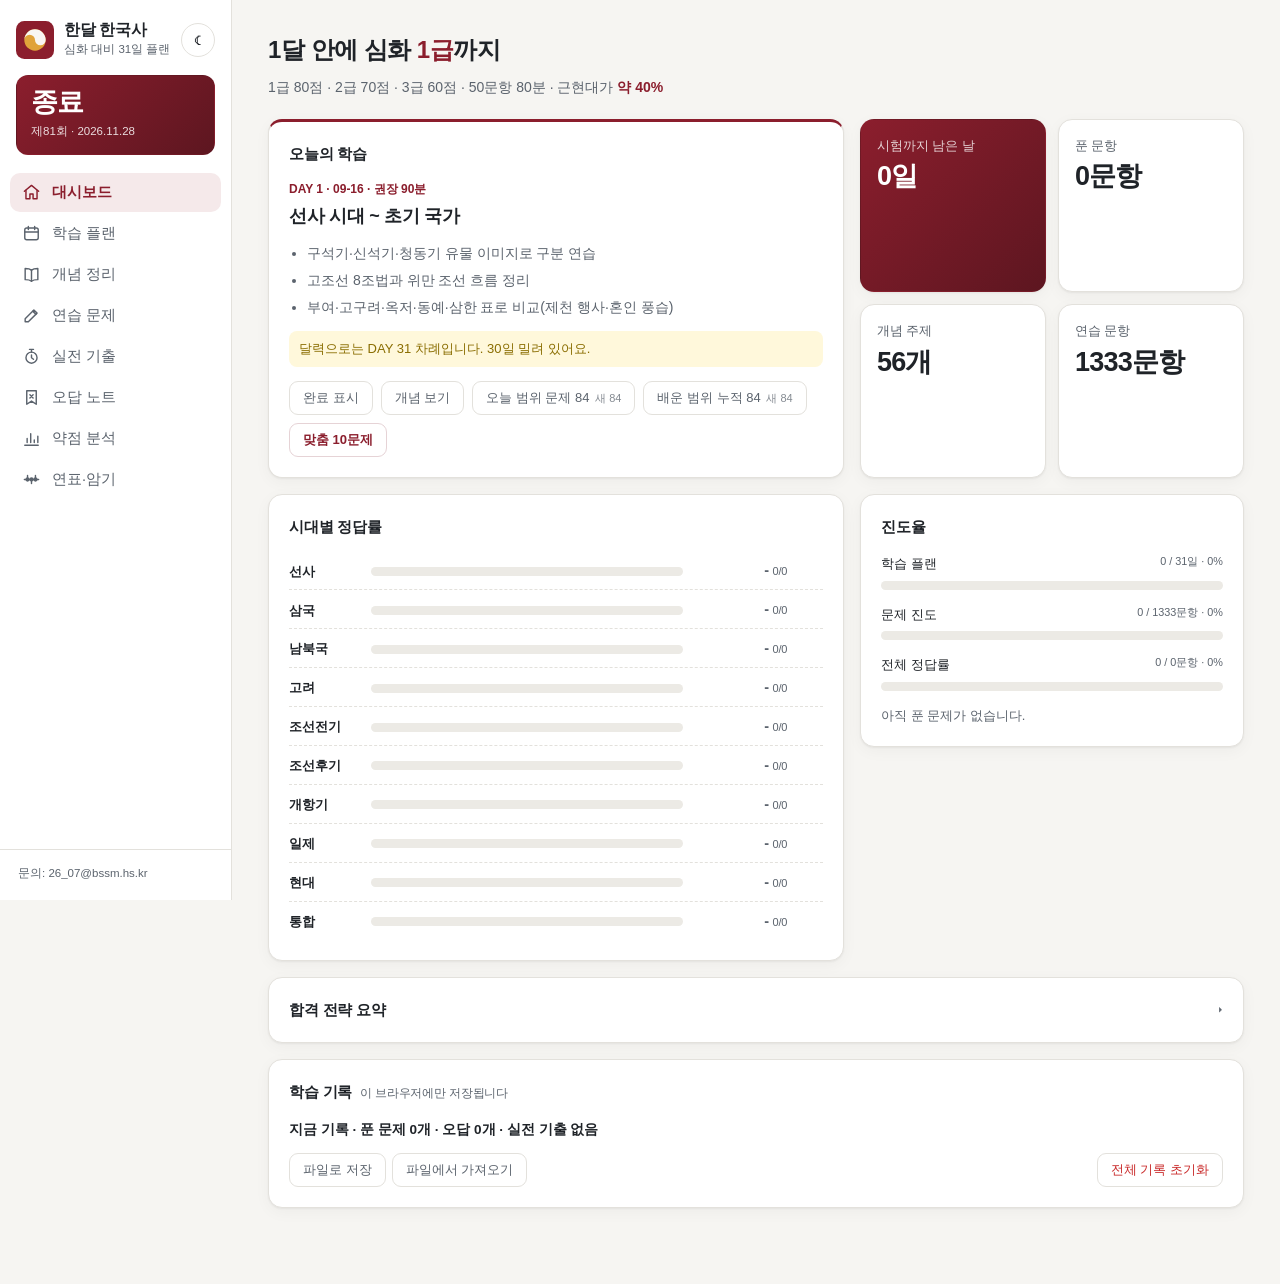
<file: index.html>
<!DOCTYPE html>
<html lang="ko">
<head>
<meta charset="UTF-8">
<meta name="viewport" content="width=device-width, initial-scale=1, viewport-fit=cover">
<title>한달 한국사 · Korean History in a Month</title>
<link rel="icon" type="image/svg+xml" href="favicon.svg">
<link rel="icon" type="image/png" sizes="32x32" href="favicon-32.png">
<link rel="apple-touch-icon" href="apple-touch-icon.png">
<meta name="theme-color" content="#8b1e2d">
<script>try{var t=localStorage.getItem("hanneung_theme");if(t==="dark"||t==="light")document.documentElement.setAttribute("data-theme",t);}catch(e){}</script>
<link rel="stylesheet" href="css/style.css">
</head>
<body>

<div class="shell">
<aside class="side">
  <header class="topbar">
    <div class="topbar-inner">
      <div class="brand">
        <span class="brand-mark" role="img" aria-label="한달 한국사 로고">
          <svg viewBox="0 0 64 64" aria-hidden="true">
            <rect width="64" height="64" rx="14" class="logo-bg"/>
            <circle cx="32" cy="32" r="18" class="logo-gold"/>
            <path d="M 14,32 A 9,9 0 0 1 32,32 A 9,9 0 0 0 50,32 A 18,18 0 0 0 14,32 Z" class="logo-cream"/>
          </svg>
        </span>
        <div class="brand-text">
          <div class="brand-title">한달 한국사</div>
          <div class="brand-sub">심화 대비 31일 플랜</div>
        </div>
      </div>
      <button class="theme-toggle" id="theme-toggle" type="button" aria-label="다크 모드 전환"></button>
      <button class="dday" id="dday" type="button" title="시험일 바꾸기" aria-label="시험일 바꾸기">
        <span class="dday-num">D-</span>
        <span class="dday-label"></span>
      </button>
    </div>
  </header>
  <nav class="tabs" id="tabs">
    <button class="tab active" data-view="dash" title="대시보드"><svg class="ico" viewBox="0 0 24 24" aria-hidden="true"><path d="M3 10.5 12 3l9 7.5"/><path d="M5 9.5V20h5v-6h4v6h5V9.5"/></svg><span class="tab-name">대시보드</span><span class="tab-short">홈</span></button>
    <button class="tab" data-view="plan" title="학습 플랜"><svg class="ico" viewBox="0 0 24 24" aria-hidden="true"><rect x="3.5" y="5" width="17" height="15" rx="2.5"/><path d="M3.5 10h17M8 3v4M16 3v4"/></svg><span class="tab-name">학습 플랜</span><span class="tab-short">플랜</span></button>
    <button class="tab" data-view="concept" title="개념 정리"><svg class="ico" viewBox="0 0 24 24" aria-hidden="true"><path d="M12 6.5C10.2 5 7.6 4.5 4 4.5v14c3.6 0 6.2.5 8 2 1.8-1.5 4.4-2 8-2v-14c-3.6 0-6.2.5-8 2z"/><path d="M12 6.5v14"/></svg><span class="tab-name">개념 정리</span><span class="tab-short">개념</span></button>
    <button class="tab" data-view="quiz" title="연습 문제"><svg class="ico" viewBox="0 0 24 24" aria-hidden="true"><path d="M4 20h4L19 9l-4-4L4 16z"/><path d="M13.5 6.5l4 4"/></svg><span class="tab-name">연습 문제</span><span class="tab-short">문제</span></button>
    <button class="tab" data-view="mock" title="실전 기출"><svg class="ico" viewBox="0 0 24 24" aria-hidden="true"><circle cx="12" cy="13.5" r="7"/><path d="M12 10v3.5l2.5 2M9.5 3h5M12 3v3.5"/></svg><span class="tab-name">실전 기출</span><span class="tab-short">기출</span></button>
    <button class="tab" data-view="wrong" title="오답 노트"><svg class="ico" viewBox="0 0 24 24" aria-hidden="true"><path d="M6 3.5h12v17l-6-4-6 4z"/><path d="M10 8.5l4 4M14 8.5l-4 4"/></svg><span class="tab-name">오답 노트</span><span class="tab-short">오답</span></button>
    <button class="tab" data-view="analysis" title="약점 분석"><svg class="ico" viewBox="0 0 24 24" aria-hidden="true"><path d="M3.5 20.5h17M6.5 17v-5M11 17V6M15.5 17v-3M20 17V9"/></svg><span class="tab-name">약점 분석</span><span class="tab-short">분석</span></button>
    <button class="tab" data-view="timeline" title="연표·암기"><svg class="ico" viewBox="0 0 24 24" aria-hidden="true"><path d="M3 12h18M7 7v2.5M12 14.5V17M17 7v2.5"/><circle cx="7" cy="12" r="1.8" fill="currentColor"/><circle cx="12" cy="12" r="1.8" fill="currentColor"/><circle cx="17" cy="12" r="1.8" fill="currentColor"/></svg><span class="tab-name">연표·암기</span><span class="tab-short">연표</span></button>
  </nav>
  <div class="side-foot">문의: 26_07@bssm.hs.kr<a class="hidden" id="lock-link" href="/api/login?out=1">잠그기(로그아웃)</a></div>
</aside>

<div class="page">
<main id="app">

  <!-- 대시보드 -->
  <section class="view active" id="view-dash">
    <div class="view-head">
      <h1>1달 안에 심화 <b>1급</b>까지</h1>
      <p>1급 80점 · 2급 70점 · 3급 60점 · 50문항 80분 · 근현대가 <b>약 40%</b></p>
    </div>

    <div class="dash-top">
      <div class="card today-card">
        <h2>오늘의 학습</h2>
        <div id="today-box"></div>
      </div>
      <div class="stat-grid">
        <div class="stat accent"><span id="stat-days">-</span><small>시험까지 남은 날</small></div>
        <div class="stat"><span id="stat-solved">-</span><small>푼 문항</small></div>
        <div class="stat"><span id="stat-topics">-</span><small>개념 주제</small></div>
        <div class="stat"><span id="stat-quiz">-</span><small>연습 문항</small></div>
      </div>
    </div>

    <div class="dash-mid">
      <div class="card">
        <div class="card-head">
          <h2>시대별 정답률</h2>
        </div>
        <div id="accuracy-box" class="accuracy-list"></div>
      </div>
      <div class="card">
        <h2>진도율</h2>
        <div id="progress-box"></div>
      </div>
    </div>

    <details class="card strategy fold-card">
      <summary><h2>합격 전략 요약</h2></summary>
      <ol>
        <li><b>순서대로 하지 말고 비중대로.</b> 근현대(개항기·일제·현대)가 20문항 안팎입니다. 1주차에 전근대를 빠르게 훑고 2주차부터 근현대에 시간을 몰아주세요.</li>
        <li><b>왕·사건 매칭이 전부입니다.</b> 심화 문제의 70%는 "이 자료가 누구/언제냐"를 묻습니다. 개념 페이지의 <span class="chip">핵심 키워드</span>만 봐도 답이 떠오르면 그 주제는 끝난 겁니다.</li>
        <li><b>순서 나열 문제는 반드시 연표로.</b> 연표 탭의 연도 100개를 하루 5분씩 반복하세요.</li>
        <li><b>1급이 목표면 하루 2시간, 3급이 목표면 하루 1시간.</b> 3급만 필요하면 플랜에서 ★ 표시된 날만 해도 60점은 나옵니다.</li>
        <li><b>마지막 5일은 새 개념 금지.</b> 오답 노트와 모의고사만 도세요.</li>
      </ol>
    </details>

    <div class="card data-card">
      <h2>학습 기록 <small>이 브라우저에만 저장됩니다</small></h2>
      <p class="data-now">지금 기록 · <span id="data-now"></span></p>
      <div class="btn-group">
        <button class="mini" type="button" id="data-export">파일로 저장</button>
        <button class="mini" type="button" id="data-import">파일에서 가져오기</button>
        <input type="file" id="data-file" accept="application/json,.json" hidden>
        <button class="mini adapt-btn hidden" type="button" id="data-undo"></button>
        <button class="mini danger" type="button" id="acc-reset-all">전체 기록 초기화</button>
      </div>
    </div>
  </section>

  <!-- 학습 플랜 -->
  <section class="view" id="view-plan">
    <div class="view-head">
      <h1 id="plan-title">31일 학습 플랜</h1>
      <p id="plan-desc"></p>
    </div>
    <div class="exam-row card" id="exam-row"></div>
    <div class="concept-modes" id="plan-mode" role="group" aria-label="플랜 종류">
      <button class="mini active" type="button" data-plan-mode="base">기본 플랜 <small>진도 → 기출</small></button>
      <button class="mini" type="button" data-plan-mode="final">막판 플랜 <small>기출 집중</small></button>
    </div>
    <div class="btn-group" id="plan-course" style="margin-bottom:16px">
      <button class="mini active" data-course="all">1급 코스 · 31일 전부</button>
      <button class="mini" data-course="core">3급 코스 · ★ 핵심일만</button>
    </div>
    <div id="plan-list"></div>
  </section>

  <!-- 개념 정리 -->
  <section class="view" id="view-concept">
    <div class="view-head">
      <h1>개념 정리</h1>
      <p class="legend"><b class="lg-red">빨간 글씨</b>는 핵심어, <span class="lg-paren">갈색 괄호</span>는 덧붙임, <span class="lg-term">점선 밑줄</span>은 누르면 뜻이 뜹니다.</p>
    </div>
    <div class="concept-modes" id="concept-modes" role="group" aria-label="보기 방식">
      <button class="mini" type="button" data-mode="range">오늘 범위 <small id="mode-range-day"></small></button>
      <button class="mini" type="button" data-mode="all">전체 주제</button>
      <button class="mini" type="button" data-mode="wrong">기출 오답 <small id="mode-wrong-n"></small></button>
    </div>
    <div class="reader">
      <aside class="toc">
        <button class="toc-toggle" id="toc-toggle" type="button" aria-expanded="false"><span>목차</span><b id="toc-current"></b><i>▾</i></button>
        <div class="toc-head">
          <span>목차</span>
          <button class="toc-hide" id="toc-hide" type="button" title="목차를 접고 본문을 넓게">« 접기</button>
        </div>
        <div class="toc-top">
          <input type="search" id="concept-search" placeholder="키워드 검색 (예: 대동법, 신간회)">
        </div>
        <div class="toc-list" id="concept-toc"></div>
      </aside>
      <article class="reader-main">
        <div class="reader-tools">
          <div class="reader-tools-l">
            <button class="mini toc-show" id="toc-show" type="button" title="목차 펼치기">목차 »</button>
            <span class="topic-crumb" id="concept-crumb"></span>
          </div>
          <div class="reader-tools-r">
            <button class="mini" id="blank-toggle" type="button" aria-pressed="false" title="빨간 핵심어를 가리고 떠올려 보기">빈칸 모드</button>
          </div>
        </div>
        <p class="blank-hint">빈칸을 누르면 답이 보이고, 다시 누르면 가려집니다.</p>
        <div id="concept-list"></div>
        <div class="concept-nav" id="concept-nav"></div>
      </article>
    </div>
  </section>

  <!-- 기출 문제 -->
  <section class="view" id="view-quiz">
    <div class="view-head">
      <h1>기출 유형 문제</h1>
    </div>
    <div class="card quiz-adaptive" id="quiz-adaptive">
      <div class="qa-text">
        <h2>맞춤 문제</h2>
        <p id="quiz-adaptive-sum"></p>
      </div>
      <button class="primary" id="quiz-adaptive-go" type="button">맞춤 10문제 시작</button>
    </div>
    <div id="quiz-setup" class="card">
      <h2>문제 설정</h2>
      <div class="setup-row">
        <label>범위</label>
        <div class="era-filter" id="quiz-eras"></div>
      </div>
      <div class="setup-row">
        <label>문항 수</label>
        <div class="btn-group" id="quiz-count">
          <button class="mini active" data-n="10">10문항</button>
          <button class="mini" data-n="20">20문항</button>
          <button class="mini" data-n="30">30문항</button>
          <button class="mini" data-n="0">전체</button>
        </div>
      </div>
      <div class="setup-row">
        <label>모드</label>
        <div class="btn-group" id="quiz-mode">
          <button class="mini active" data-m="study">학습 모드 (바로 해설)</button>
          <button class="mini" data-m="test">실전 모드 (끝나고 채점)</button>
        </div>
      </div>
      <button class="primary" id="quiz-start">문제 풀기 시작</button>
    </div>
    <p class="official" id="quiz-official">출제 방식에 맞춰 새로 만든 연습 문제입니다. 실제 기출은 <button class="linkish" type="button" data-goto="mock">실전 기출</button>에서 풉니다.</p>
    <div id="quiz-run" class="hidden"></div>
    <div id="quiz-result" class="hidden"></div>
  </section>

  <!-- 실전 기출 -->
  <section class="view" id="view-mock">
    <div class="view-head">
      <h1>실전 기출 모의고사</h1>
      <p>80분 타이머로 풀고, 제출하면 공식 정답표로 바로 채점합니다.</p>
    </div>
    <div id="mock-pick"></div>
    <div id="mock-run" class="hidden"></div>
    <div id="mock-result" class="hidden"></div>
  </section>

  <!-- 오답 노트 -->
  <section class="view" id="view-wrong">
    <div class="view-head">
      <h1>오답 노트</h1>
    </div>
    <div class="btn-group" style="margin-bottom:16px">
      <button class="mini" id="wrong-retry">오답만 다시 풀기</button>
    </div>
    <div id="wrong-list"></div>
  </section>

  <!-- 약점 분석 -->
  <section class="view" id="view-analysis">
    <div class="view-head">
      <h1>약점 분석</h1>
      <p><b>출제 비중 × 틀리는 비율</b>로, 고치면 점수가 가장 많이 오르는 곳부터 보여 줍니다.</p>
    </div>
    <div id="analysis-box"></div>
    <div class="card ana-ai">
      <div class="card-head">
        <h2>AI에게 상담하기</h2>
        <button class="primary small" id="ana-copy" type="button">AI 상담용 복사</button>
      </div>
      <p class="ana-hint">내 기록을 질문 글로 정리해 복사합니다. AI 채팅에 붙여 넣으세요. 기출 문제 원문은 들어가지 않습니다.</p>
      <textarea id="ana-text" class="ana-text hidden" readonly aria-label="AI 상담용 글"></textarea>
    </div>
  </section>

  <!-- 연표 -->
  <section class="view" id="view-timeline">
    <div class="view-head">
      <h1>연표 · 타임라인</h1>
    </div>
    <div class="search-row">
      <input type="search" id="tl-search" placeholder="검색 (예: 1270, 무신 정권, 만적)">
    </div>
    <div class="tl-jump" id="tl-jump"></div>
    <div id="timeline-list"></div>
  </section>

</main>

<footer class="foot">
  <p>문의: 26_07@bssm.hs.kr</p>
</footer>
</div>
</div>

<script src="js/data/concepts_1.js"></script>
<script src="js/data/concepts_2.js"></script>
<script src="js/data/concepts_3.js"></script>
<script src="js/data/glossary_1.js"></script>
<script src="js/data/glossary_2.js"></script>
<script src="js/data/glossary_3.js"></script>
<script src="js/data/quiz_1.js"></script>
<script src="js/data/quiz_2.js"></script>
<script src="js/data/quiz_3.js"></script>
<script src="js/data/quiz_4.js"></script>
<script src="js/data/quiz_5.js"></script>
<script src="js/data/quiz_6.js"></script>
<script src="js/data/quiz_7.js"></script>
<script src="js/data/quiz_8.js"></script>
<script src="js/data/quiz_9.js"></script>
<script src="js/data/quiz_10.js"></script>
<script src="js/data/quiz_11.js"></script>
<script src="js/data/quiz_12.js"></script>
<script src="js/data/quiz_13.js"></script>
<script src="js/data/quiz_14.js"></script>
<script src="js/data/quiz_15.js"></script>
<script src="js/data/quiz_16.js"></script>
<script src="js/data/quiz_17.js"></script>
<script src="js/data/quiz_18.js"></script>
<script src="js/data/quiz_19.js"></script>
<script src="js/data/quiz_20.js"></script>
<script src="js/data/quiz_21.js"></script>
<script src="js/data/quiz_22.js"></script>
<script src="js/data/quiz_23.js"></script>
<script src="js/data/quiz_24.js"></script>
<script src="js/data/quiz_25.js"></script>
<script src="js/data/quiz_26.js"></script>
<script src="js/data/quiz_27.js"></script>
<script src="js/data/quiz_28.js"></script>
<script src="js/data/quiz_29.js"></script>
<script src="js/data/quiz_30.js"></script>
<script src="js/data/quiz_31.js"></script>
<script src="js/data/quiz_32.js"></script>
<script src="js/data/quiz_33.js"></script>
<script src="js/data/quiz_34.js"></script>
<script src="js/data/quiz_35.js"></script>
<script src="js/data/quiz_36.js"></script>
<script src="js/data/images.js"></script>
<script src="js/data/exams.js"></script>
<script src="js/data/exam_notes_79.js"></script>
<script src="js/data/exam_notes_78.js"></script>
<script src="js/data/exam_notes_77.js"></script>
<script src="js/data/exam_notes_76.js"></script>
<script src="js/data/exam_notes_75.js"></script>
<script src="js/data/exam_notes_74.js"></script>
<script src="js/data/exam_notes_73.js"></script>
<script src="js/data/plan.js"></script>
<script src="js/data/timeline.js"></script>
<script src="js/notes.js"></script>
<script src="js/app.js"></script>
</body>
</html>
</file>
<file: css/style.css>
:root{
  --bg:#f6f5f2;--card:#ffffff;--surface-2:#f7f6f3;--multi-bg:#fbf8f7;
  --ink:#1f2328;--ink-soft:#5b636d;--line:#e3e1dc;--line-strong:#c9c5bd;
  --accent:#8b1e2d;--accent-soft:#f5e9ea;--accent-line:#e6d3d6;
  --blue:#2f5cd4;--green:#2f9e44;--orange:#e8590c;--bad:#c92a2a;
  --track:#eceae5;--chip-bg:#f1efea;--chip-ink:#4a4f57;
  --hl-bg:#fff8db;--hl-line:#f0d58a;--hl-ink:#8a6d00;
  --find-bg:#ffe866;--find-cur:#ffb648;
  --paren:#8a6c52;
  --ok-bg:#eefaf0;--bad-bg:#fdefef;--pick-bg:#eef2fd;
  --topbar:rgba(255,255,255,.92);
  --shadow:0 1px 2px rgba(0,0,0,.05), 0 4px 16px rgba(0,0,0,.04);
  --accent-fill:#8b1e2d;
  --logo-bg:#8b1e2d;--logo-gold:#e0a33a;--logo-cream:#f8f6f2;
  --hero-a:#8b1e2d;--hero-b:#5d1620;--hero-ink:#ffffff;--hero-hl:#ffd9a0;--hero-stat:rgba(255,255,255,.12);--hero-line:transparent;
  --tl-red:#c92a2a;--tl-blue:#2f5cd4;--tl-green:#2f9e44;--tl-orange:#e8590c;--tl-brown:#8b5a2b;--tl-gray:#6b7280;
  --era-a:#f4ecec;--era-b:#efeae3;--era-ink:#6b2430;
  color-scheme:light;
  --radius:14px;
}
@media (prefers-color-scheme: dark){
  :root:not([data-theme="light"]){
  --bg:#131416;--card:#1c1e22;--surface-2:#23262b;--multi-bg:#24211f;
  --ink:#e7e5e1;--ink-soft:#a1a7b0;--line:#30333a;--line-strong:#4a4e57;
  --accent:#e06574;--accent-soft:#3a2327;--accent-line:#4f2f35;
  --blue:#7194f2;--green:#4cc265;--orange:#f08a4b;--bad:#f06a6a;
  --track:#2c2f35;--chip-bg:#2a2d33;--chip-ink:#c9cdd3;
  --hl-bg:#342d13;--hl-line:#6b5a1f;--hl-ink:#f0cf6a;
  --find-bg:rgba(250,204,21,.34);--find-cur:rgba(251,146,60,.62);
  --paren:#b9a08a;
  --ok-bg:#16301d;--bad-bg:#3a1c1c;--pick-bg:#1c2745;
  --topbar:rgba(22,23,26,.9);
  --shadow:0 1px 2px rgba(0,0,0,.35), 0 4px 16px rgba(0,0,0,.3);
  --accent-fill:#8a3843;
  --logo-bg:#7a2e38;--logo-gold:#c9953f;--logo-cream:#e9e3dc;
  --hero-a:#2a1b1e;--hero-b:#1f1719;--hero-ink:#e9e3e1;--hero-hl:#e6b98c;--hero-stat:rgba(255,255,255,.05);--hero-line:#3d2a2e;
  --tl-red:#a8454b;--tl-blue:#4a67b0;--tl-green:#3f8a52;--tl-orange:#b8693a;--tl-brown:#86613f;--tl-gray:#5b6170;
  --era-a:#2a2023;--era-b:#24242a;--era-ink:#e3b3ba;
  color-scheme:dark;
  }
}
:root[data-theme="dark"]{
  --bg:#131416;--card:#1c1e22;--surface-2:#23262b;--multi-bg:#24211f;
  --ink:#e7e5e1;--ink-soft:#a1a7b0;--line:#30333a;--line-strong:#4a4e57;
  --accent:#e06574;--accent-soft:#3a2327;--accent-line:#4f2f35;
  --blue:#7194f2;--green:#4cc265;--orange:#f08a4b;--bad:#f06a6a;
  --track:#2c2f35;--chip-bg:#2a2d33;--chip-ink:#c9cdd3;
  --hl-bg:#342d13;--hl-line:#6b5a1f;--hl-ink:#f0cf6a;
  --find-bg:rgba(250,204,21,.34);--find-cur:rgba(251,146,60,.62);
  --paren:#b9a08a;
  --ok-bg:#16301d;--bad-bg:#3a1c1c;--pick-bg:#1c2745;
  --topbar:rgba(22,23,26,.9);
  --shadow:0 1px 2px rgba(0,0,0,.35), 0 4px 16px rgba(0,0,0,.3);
  --accent-fill:#8a3843;
  --logo-bg:#7a2e38;--logo-gold:#c9953f;--logo-cream:#e9e3dc;
  --hero-a:#2a1b1e;--hero-b:#1f1719;--hero-ink:#e9e3e1;--hero-hl:#e6b98c;--hero-stat:rgba(255,255,255,.05);--hero-line:#3d2a2e;
  --tl-red:#a8454b;--tl-blue:#4a67b0;--tl-green:#3f8a52;--tl-orange:#b8693a;--tl-brown:#86613f;--tl-gray:#5b6170;
  --era-a:#2a2023;--era-b:#24242a;--era-ink:#e3b3ba;
  color-scheme:dark;
}
*{box-sizing:border-box}
html,body{margin:0;padding:0}
body{
  background:var(--bg);
  color:var(--ink);
  font-family:-apple-system,BlinkMacSystemFont,"Apple SD Gothic Neo","Pretendard","Noto Sans KR",sans-serif;
  line-height:1.65;
  -webkit-font-smoothing:antialiased;
}
b,strong{color:var(--accent);font-weight:700}
button{font-family:inherit;cursor:pointer}

/* ---------- 틀: 왼쪽 사이드바 + 본문 ---------- */
/* 넓은 화면은 사이드바, 중간 폭(과 실전 기출 푸는 중)은 아이콘 줄, 휴대폰은 위 머리줄 + 아래 탭바 */
:root{--side-w:232px}
.shell{display:grid;grid-template-columns:var(--side-w) minmax(0,1fr);min-height:100vh}
.side{position:sticky;top:0;height:100vh;z-index:50;display:flex;flex-direction:column;
  background:var(--card);border-right:1px solid var(--line)}
.topbar-inner{display:grid;grid-template-columns:minmax(0,1fr) auto;grid-template-areas:"brand toggle" "dday dday";
  gap:16px 8px;align-items:center;padding:20px 16px 14px}
.brand{grid-area:brand;display:flex;align-items:center;gap:10px;min-width:0}
.brand-mark{width:38px;height:38px;flex:none;display:block;line-height:0}
.brand-mark svg{width:100%;height:100%;display:block}
.logo-bg{fill:var(--logo-bg)}
.logo-gold{fill:var(--logo-gold)}
.logo-cream{fill:var(--logo-cream)}
.brand-text{min-width:0}
.brand-title{font-weight:800;font-size:15.5px;letter-spacing:-.3px;line-height:1.3;white-space:nowrap}
.brand-sub{font-size:11.5px;color:var(--ink-soft);white-space:nowrap}
.dday{grid-area:dday;display:flex;flex-direction:column;align-items:flex-start;justify-content:center;gap:6px;
  background:linear-gradient(135deg,var(--hero-a),var(--hero-b));border:1px solid var(--hero-line);color:var(--hero-ink);
  border-radius:12px;padding:13px 14px}
button.dday{appearance:none;font:inherit;text-align:left;cursor:pointer;width:100%}
button.dday:hover{filter:brightness(1.08)}
button.dday:focus-visible{outline:2px solid var(--accent);outline-offset:2px}
.dday-num{font-size:27px;font-weight:800;line-height:1;letter-spacing:-1px;color:var(--hero-ink);white-space:nowrap}
.dday-label{font-size:11.5px;opacity:.85;white-space:nowrap}

.tabs{flex:1;min-height:0;overflow-y:auto;display:flex;flex-direction:column;gap:2px;padding:4px 10px 12px}
.tab{display:flex;align-items:center;gap:11px;border:0;background:none;padding:10px 12px;border-radius:10px;
  font-size:14.5px;color:var(--ink-soft);text-align:left;white-space:nowrap}
.tab .ico{width:19px;height:19px;flex:none;fill:none;stroke:currentColor;stroke-width:1.8;stroke-linecap:round;stroke-linejoin:round}
.tab:hover{background:var(--surface-2);color:var(--ink)}
.tab.active{background:var(--accent-soft);color:var(--accent);font-weight:700}
.tab-short{display:none}
.side-foot{padding:14px 18px 18px;font-size:11.5px;line-height:1.6;color:var(--ink-soft);border-top:1px solid var(--line)}
.foot{display:none}

/* ---------- layout ---------- */
main{max-width:1100px;margin:0 auto;padding:30px 36px 60px}
.view{display:none;animation:fade .25s ease}
.view.active{display:block}
@keyframes fade{from{opacity:0;transform:translateY(4px)}to{opacity:1;transform:none}}
.view-head{margin-bottom:20px}
.view-head h1{font-size:24px;margin:0 0 6px;letter-spacing:-.5px}
.view-head p{margin:0;color:var(--ink-soft);font-size:14px}
.view-head p:empty{display:none}
.view-head .legend{font-size:13px}
.view-head .legend .lg-red{color:var(--accent)}
.hidden{display:none !important}

.card{
  background:var(--card);border:1px solid var(--line);
  border-radius:var(--radius);padding:20px;margin-bottom:16px;
  box-shadow:var(--shadow);
}
.card h2{font-size:15px;margin:0 0 14px;letter-spacing:-.2px}
.grid2{display:grid;grid-template-columns:1fr 1fr;gap:16px}
@media(max-width:720px){.grid2{grid-template-columns:1fr}}

/* ---------- 대시보드 ---------- */
.view-head h1 b{color:var(--accent)}
.card-head{display:flex;align-items:center;justify-content:space-between;gap:10px;margin-bottom:14px}
.card-head h2{margin:0}
.card-head .mini{padding:4px 10px;font-size:12px}
.dash-top{display:grid;grid-template-columns:minmax(0,1.5fr) minmax(0,1fr);gap:16px;margin-bottom:16px}
.dash-top>.card{margin:0}
.today-card{border-top:3px solid var(--accent)}
.stat-grid{display:grid;grid-template-columns:1fr 1fr;gap:12px}
.stat{background:var(--card);border:1px solid var(--line);border-radius:var(--radius);box-shadow:var(--shadow);
  padding:16px;display:flex;flex-direction:column-reverse;justify-content:flex-end;gap:6px}
.stat span{font-size:27px;font-weight:800;letter-spacing:-.8px;line-height:1.1}
.stat small{font-size:12.5px;color:var(--ink-soft)}
.stat.accent{background:linear-gradient(135deg,var(--hero-a),var(--hero-b));border-color:var(--hero-line);color:var(--hero-ink)}
.stat.accent small{color:var(--hero-ink);opacity:.8}
.dash-mid{display:grid;grid-template-columns:minmax(0,1.5fr) minmax(0,1fr);gap:16px;margin-bottom:16px;align-items:start}
.dash-mid>.card{margin:0}
details.fold-card>summary{list-style:none;cursor:pointer;display:flex;align-items:center;justify-content:space-between}
details.fold-card>summary::-webkit-details-marker{display:none}
details.fold-card>summary h2{margin:0}
details.fold-card>summary::after{content:"▾";color:var(--ink-soft);font-size:13px;transition:transform .2s}
details.fold-card:not([open])>summary::after{transform:rotate(-90deg)}
details.fold-card[open]>summary{margin-bottom:14px}
@media(max-width:980px){.dash-top,.dash-mid{grid-template-columns:1fr}}
/* 약점 분석 */
.ana-goal{display:flex;align-items:center;gap:18px;padding:4px 0 14px;border-bottom:1px solid var(--line);margin-bottom:6px;flex-wrap:wrap}
.ana-now b{font-size:38px;font-weight:800;letter-spacing:-1.5px;line-height:1;color:var(--accent)}
.ana-now small{font-size:15px;font-weight:600;margin-left:1px}
.ana-goal-r{flex:1;min-width:220px}
.ana-basis{font-size:13px;color:var(--ink-soft);margin-bottom:6px}
.ana-gaps{display:flex;gap:6px;flex-wrap:wrap}
.ana-gap{font-size:12.5px;font-weight:700;padding:2px 10px;border-radius:99px;background:var(--bad-bg);color:var(--bad)}
.ana-gap.ok{background:var(--ok-bg);color:var(--green)}
.ana-list{list-style:none;margin:0;padding:0}
.ana-item{display:flex;gap:12px;padding:13px 0;border-bottom:1px dashed var(--line)}
.ana-item:last-child{border-bottom:0}
.ana-rank{flex:none;width:26px;height:26px;border-radius:50%;background:var(--accent-fill);color:#fff;font-size:13px;font-weight:800;display:grid;place-items:center}
.ana-item+.ana-item .ana-rank{background:var(--chip-bg);color:var(--accent)}
.ana-body{flex:1;min-width:0}
.ana-line{display:flex;align-items:baseline;gap:10px;flex-wrap:wrap}
.ana-era{font-size:15.5px;color:var(--ink)}
.ana-pct{font-size:13.5px;font-weight:700}
.ana-src{font-size:12.5px;color:var(--ink-soft)}
.ana-gain{margin-left:auto;font-size:13.5px;font-weight:800;color:var(--accent)}
.ana-topics{display:flex;align-items:center;flex-wrap:wrap;gap:5px;margin-top:8px}
.ana-topics small{font-size:11.5px;color:var(--ink-soft);margin-right:2px}
.ana-topic{border:0;cursor:pointer;font-family:inherit}
.ana-topic:hover{background:var(--accent-soft);color:var(--accent)}
.ana-acts{margin-top:8px}
.ana-acts .mini{padding:5px 12px;font-size:12.5px}
.ana-hint{margin:10px 0 0;font-size:13.5px;color:var(--ink-soft);line-height:1.7}
.ana-thin{display:flex;align-items:center;flex-wrap:wrap;gap:6px;margin-top:12px;padding-top:12px;border-top:1px solid var(--line)}
.ana-thin>small{font-size:12px;color:var(--ink-soft);margin-right:2px}
.ana-thin .mini{padding:4px 11px;font-size:12.5px}
.ana-text{display:block;width:100%;min-height:160px;margin-top:12px;padding:10px;border:1px solid var(--line);border-radius:10px;
  background:var(--surface-2);color:var(--ink);font:12.5px/1.6 ui-monospace,Menlo,monospace;resize:vertical}
.ana-goal{border-bottom:0;margin-bottom:0;padding-bottom:0}
.ana-hint+.mini{margin-top:10px}
.ana-rows{display:flex;flex-direction:column}
.ana-row{display:grid;grid-template-columns:70px minmax(0,1fr) 44px 150px 76px;align-items:center;gap:12px;padding:7px 0;border-bottom:1px dashed var(--line);font-size:13px}
.ana-row:last-child{border-bottom:0}
.ana-row .bar{margin:0}
.ana-row-name{font-weight:600}
.ana-row-pct{font-weight:800;text-align:right}
.ana-row-src{color:var(--ink-soft);font-size:12px}
.ana-row-gain{text-align:right;font-weight:700;color:var(--accent);white-space:nowrap}
.ana-row.dim{color:var(--ink-soft)}
.ana-row.dim .ana-row-gain{color:var(--ink-soft);font-weight:500;font-size:12px}
.ana-ai .ana-hint{margin-top:0}

/* ---------- 진도 몰아치기 ---------- */
.today-title small{font-size:13px;font-weight:500;color:var(--ink-soft);margin-left:4px}
.sprint-list{list-style:none;margin:12px 0 0;padding:0}
.sp-item{display:flex;align-items:center;gap:10px;padding:8px 0;border-bottom:1px dashed var(--line);font-size:14px}
.sp-item:last-child{border-bottom:0}
.sp-item .plan-check{margin-top:0}
.sp-day{flex:none;width:52px;font-size:12px;font-weight:700;color:var(--accent)}
.sp-title{flex:1;min-width:0;font-weight:600}
.sp-title small{font-weight:400;font-size:11.5px;color:var(--ink-soft);margin-left:4px;white-space:nowrap}
.sp-item .mini{padding:4px 11px;font-size:12px;flex:none}
.sp-item.done .sp-title,.sp-item.done .sp-day{opacity:.45;text-decoration:line-through}
.badge-late{display:inline-block;background:var(--bad-bg);color:var(--bad);font-size:11px;font-weight:700;padding:0 7px;border-radius:5px;margin-right:6px;vertical-align:1px}
.badge-date{background:var(--chip-bg);color:var(--chip-ink);padding:0 7px;border-radius:5px;font-weight:600}
.plan-meta .badge-late{margin-right:0}
.late-note{margin:12px 0 0;padding:10px 12px;border-radius:10px;background:var(--bad-bg);font-size:13px;line-height:1.6;color:var(--ink)}
.late-note b{color:var(--bad)}
.late-acts{display:flex;gap:6px;flex-wrap:wrap;margin-top:8px}
.late-acts .mini{padding:5px 12px;font-size:12.5px}
.sp-peek{margin-top:14px;padding-top:12px;border-top:1px solid var(--line)}
.sp-peek-head{display:flex;align-items:center;gap:10px;flex-wrap:wrap}
.sp-peek-head b{color:var(--ink);font-size:14px}
.sp-peek-head small{flex:1;font-size:12px;color:var(--ink-soft)}
.sp-peek-head .mini{padding:5px 12px;font-size:12.5px}
.sp-peek .sprint-list{margin-top:4px}
.sp-peek-empty{margin:8px 0 0;font-size:13px;color:var(--ink-soft);line-height:1.7}
.sp-peek-empty .mini{padding:4px 11px;font-size:12px;margin-left:4px}
.sprint-ctl{padding:14px 16px}
.sprint-ctl-row{display:flex;align-items:center;gap:10px;flex-wrap:wrap}
.sprint-ctl-row b{color:var(--ink);font-size:14px}
.sprint-ctl-row label{display:inline-flex;align-items:center;gap:6px;font-size:13px;color:var(--ink-soft)}
.sprint-tilde{color:var(--ink-soft)}
.sprint-ctl input{padding:6px 10px;border:1px solid var(--line);border-radius:9px;font:inherit;font-size:13.5px;background:var(--card);color:var(--ink)}
.sprint-ctl-note{margin:8px 0 0;font-size:13px;color:var(--ink-soft);line-height:1.6}
.range-day{margin:30px 0 -8px;padding:6px 12px;border-radius:9px;background:var(--accent-soft);color:var(--accent);font-size:13px}
.range-day b{margin-right:4px}
.range-jump+.range-day{margin-top:14px}
.range-day+.topic-page{border-top:0;padding-top:0;margin-top:0}
@media (max-width:480px){.sp-item{flex-wrap:wrap}.sp-title{flex-basis:calc(100% - 100px)}.sp-item .mini{margin-left:0}.sp-item .mini:first-of-type{margin-left:44px}}

/* ---------- 맞춤 학습 ---------- */
.mdot{display:inline-block;width:7px;height:7px;border-radius:50%;margin-right:7px;vertical-align:1px}
.m-low{--m:var(--bad)}.m-mid{--m:var(--orange)}.m-high{--m:var(--green)}
.mdot{background:var(--m)}
.toc-item.on .mdot{box-shadow:0 0 0 1.5px #fff}
.m-badge{display:inline-block;margin-left:10px;font-size:11.5px;font-weight:700;padding:1px 8px;border-radius:99px;vertical-align:3px;letter-spacing:0;
  color:var(--m);background:color-mix(in srgb,var(--m) 12%,transparent)}
.ex-adapt{margin-top:12px;padding-top:10px;border-top:1px dashed var(--line);font-size:13px}
.ex-mastery b.up{color:var(--green)}
.ex-mastery b.down{color:var(--bad)}
.ex-next{margin:4px 0 8px;color:var(--ink-soft)}
.ex-adapt .mini{padding:4px 11px;font-size:12px}
.mini.adapt-btn{border-color:var(--accent-line);color:var(--accent);font-weight:600}
.quiz-adaptive{display:flex;align-items:center;gap:18px;flex-wrap:wrap;border-left:3px solid var(--accent)}
.qa-text{flex:1;min-width:240px}
.qa-text h2{margin-bottom:6px}
.qa-text p{margin:0;font-size:14px}
.ana-weak{display:flex;flex-direction:column}
.ana-wk{display:grid;grid-template-columns:minmax(0,200px) minmax(0,1fr) 40px auto auto;align-items:center;gap:10px;padding:7px 0;border-bottom:1px dashed var(--line);font-size:13px}
.ana-wk:last-child{border-bottom:0}
.ana-wk .bar{margin:0}
.ana-wk-name{font-weight:600;overflow:hidden;text-overflow:ellipsis;white-space:nowrap}
.ana-wk-pct{font-weight:800;text-align:right}
.ana-wk .mini{padding:3px 10px;font-size:12px}
.ana-review{display:flex;align-items:center;gap:10px;flex-wrap:wrap;margin-top:14px;padding-top:12px;border-top:1px solid var(--line);font-size:13px}
.ana-review span{color:var(--ink-soft)}
.ana-review b{background:var(--chip-bg);padding:2px 10px;border-radius:99px;font-size:12.5px;color:var(--ink)}
.ana-review .primary{margin-left:auto}
@media (max-width:600px){
  .ana-wk{grid-template-columns:minmax(0,1fr) 40px auto auto}
  .ana-wk .bar{grid-column:1 / -1;grid-row:2}
  .ana-review .primary{margin-left:0}
}
@media (max-width:600px){
  .ana-row{grid-template-columns:64px minmax(0,1fr) 40px 64px;gap:8px}
  .ana-row-src{grid-column:1 / -1;grid-row:2;margin-top:-4px;padding-left:72px}
  .ana-gain{margin-left:0}
}

/* ---------- today ---------- */
.today-day{font-size:12px;color:var(--accent);font-weight:700}
.today-title{font-size:18px;font-weight:700;margin:2px 0 10px;letter-spacing:-.3px}
.today-todo{margin:0;padding-left:18px;font-size:14px;color:var(--ink-soft)}
.today-todo li{margin-bottom:4px}
.today-actions{display:flex;gap:8px;margin-top:14px;flex-wrap:wrap}
.today-note{margin:12px 0 0;font-size:13px;color:var(--hl-ink);background:var(--hl-bg);border-radius:8px;padding:7px 10px}

/* ---------- progress ---------- */
.bar{height:9px;background:var(--track);border-radius:99px;overflow:hidden;margin:6px 0 4px}
.bar>i{display:block;height:100%;background:var(--accent-fill);border-radius:99px;transition:width .4s}
.prog-row{margin-bottom:14px}
.prog-row:last-child{margin-bottom:0}
.prog-label{display:flex;justify-content:space-between;font-size:13px}
.prog-label small{color:var(--ink-soft)}

.accuracy-list{display:grid;grid-template-columns:1fr;gap:2px}
.acc-item{display:grid;grid-template-columns:70px minmax(0,1fr) 92px 24px;align-items:center;gap:12px;padding:6px 0;border-bottom:1px dashed var(--line)}
.acc-item:last-child{border-bottom:0}
.acc-name{font-size:13px;font-weight:600}
.acc-item .bar{margin:0}
.acc-num{font-size:14.5px;font-weight:800;letter-spacing:-.3px;text-align:right;white-space:nowrap}
.acc-num small{font-size:11px;font-weight:500;color:var(--ink-soft)}
.acc-reset{width:24px;height:24px;border:0;border-radius:50%;background:none;color:var(--ink-soft);font-size:16px;line-height:1;padding:0}
.acc-reset:hover{background:var(--bad-bg);color:var(--bad)}

.strategy ol{margin:0;padding-left:20px;font-size:14px;line-height:1.85}
.strategy li{margin-bottom:8px}
.chip{background:var(--accent-soft);color:var(--accent);padding:1px 7px;border-radius:6px;font-size:12px;font-weight:600}

/* ---------- buttons ---------- */
.primary{
  background:var(--accent-fill);color:#fff;border:0;border-radius:10px;
  padding:12px 22px;font-size:15px;font-weight:700;
}
.primary:hover{filter:brightness(1.08)}
.mini{
  background:var(--card);border:1px solid var(--line);border-radius:9px;
  padding:7px 13px;font-size:13px;color:var(--ink-soft);
}
.mini.active{background:var(--accent-fill);border-color:var(--accent-fill);color:#fff;font-weight:600}
.mini:hover:not(.active){border-color:var(--line-strong)}
.mini.danger{color:var(--bad)}
.btn-group{display:flex;gap:6px;flex-wrap:wrap}
.setup-row{display:flex;align-items:flex-start;gap:14px;margin-bottom:16px;flex-wrap:wrap}
.setup-row>label{width:60px;flex:none;font-size:13px;font-weight:600;padding-top:7px}

/* ---------- plan ---------- */
.phase-head{
  margin:26px 0 12px;padding-left:12px;border-left:4px solid var(--accent);
}
.phase-head h2{margin:0;font-size:17px;letter-spacing:-.3px}
.phase-head p{margin:2px 0 0;font-size:13px;color:var(--ink-soft)}
.plan-item{
  background:var(--card);border:1px solid var(--line);border-radius:12px;
  padding:14px 16px;margin-bottom:8px;display:flex;gap:14px;align-items:flex-start;
}
.plan-item.today{border-color:var(--accent);box-shadow:0 0 0 3px var(--accent-soft)}
.plan-item.done{opacity:.55}
.plan-check{
  width:22px;height:22px;flex:none;margin-top:3px;border-radius:7px;
  border:2px solid var(--line);background:var(--card);display:grid;place-items:center;
  font-size:13px;color:#fff;
}
.plan-check.on{background:var(--green);border-color:var(--green)}
.plan-body{flex:1;min-width:0}
.plan-meta{font-size:11px;color:var(--ink-soft);display:flex;gap:8px;flex-wrap:wrap}
.plan-meta .badge-core{background:var(--hl-bg);color:var(--hl-ink);padding:0 6px;border-radius:5px;font-weight:700}
.plan-meta .badge-today{background:var(--accent-fill);color:#fff;padding:0 6px;border-radius:5px;font-weight:700}
.plan-title{font-weight:700;font-size:15px;margin:2px 0 6px;letter-spacing:-.2px}
.plan-todo{margin:0;padding-left:17px;font-size:13px;color:var(--ink-soft)}
.plan-links{display:flex;gap:6px;margin-top:9px;flex-wrap:wrap}

/* ---------- concept ---------- */
.era-filter{display:flex;gap:6px;flex-wrap:wrap;margin-bottom:14px}
.search-row{margin-bottom:16px}
.search-row input{
  width:100%;padding:11px 14px;border:1px solid var(--line);border-radius:10px;
  font-size:14px;font-family:inherit;background:var(--card);
}
.search-row input:focus{outline:2px solid var(--accent-soft);border-color:var(--accent)}

.era-block{margin-bottom:22px}
.era-title{
  font-size:16px;font-weight:700;margin:0 0 10px;
  display:flex;align-items:center;gap:9px;letter-spacing:-.3px;
}
.era-ratio{font-size:11px;font-weight:600;background:var(--accent-soft);color:var(--accent);padding:2px 8px;border-radius:6px}
.topic{
  background:var(--card);border:1px solid var(--line);border-radius:12px;
  margin-bottom:8px;overflow:hidden;
}
.topic-head{
  padding:14px 16px;display:flex;align-items:center;gap:10px;
  cursor:pointer;user-select:none;
}
.topic-head:hover{background:var(--surface-2)}
.topic-head h3{margin:0;font-size:15px;font-weight:600;flex:1;letter-spacing:-.2px}
.topic-arrow{color:var(--ink-soft);font-size:12px;transition:transform .2s}
.topic.open .topic-arrow{transform:rotate(90deg)}
/* 용어 풀이 */
.term{
  text-decoration:underline dotted;text-decoration-color:color-mix(in srgb,currentColor 60%,transparent);
  text-underline-offset:4px;text-decoration-thickness:2px;cursor:help;border-radius:3px;
}
.term:hover,.term:focus-visible{background:var(--accent-soft);outline:none}
.kw .term{text-decoration:none}
#gloss-pop{
  position:fixed;z-index:1000;max-width:min(320px,calc(100vw - 16px));
  background:var(--card);color:var(--ink);border:1px solid var(--line);border-radius:10px;
  box-shadow:0 8px 24px rgba(0,0,0,.18);padding:10px 12px;font-size:13px;line-height:1.6;
  pointer-events:none;
}
#gloss-pop b{display:block;color:var(--accent);font-size:13px;margin-bottom:2px}
.kw-row{display:flex;gap:5px;flex-wrap:wrap;margin:12px 0}
.kw{background:var(--chip-bg);border-radius:6px;padding:2px 8px;font-size:12px;color:var(--chip-ink)}

/* ---------- quiz ---------- */
.q-progress{display:flex;align-items:center;gap:12px;margin-bottom:14px}
.q-progress .bar{flex:1;margin:0}
.q-count{font-size:13px;color:var(--ink-soft);font-weight:600;white-space:nowrap}
.q-card{
  background:var(--card);border:1px solid var(--line);border-radius:14px;
  padding:22px;box-shadow:var(--shadow);
}
.q-meta{display:flex;gap:6px;margin-bottom:12px;flex-wrap:wrap}
.q-tag{font-size:11px;background:var(--chip-bg);color:var(--chip-ink);padding:2px 8px;border-radius:6px}
.q-tag.diff{background:var(--accent-soft);color:var(--accent);font-weight:600}
.q-stem{font-size:15.5px;line-height:1.8;white-space:pre-wrap;margin-bottom:18px;letter-spacing:-.2px}
.q-choices{display:flex;flex-direction:column;gap:8px}
.choice{
  text-align:left;background:var(--card);border:1px solid var(--line);border-radius:10px;
  padding:13px 15px;font-size:14.5px;line-height:1.6;color:var(--ink);
  display:flex;gap:10px;align-items:flex-start;transition:.12s;
}
.choice:hover:not(:disabled){border-color:var(--accent);background:var(--accent-soft)}
.choice .n{
  width:22px;height:22px;flex:none;border-radius:50%;border:1px solid var(--line);
  display:grid;place-items:center;font-size:12px;font-weight:700;color:var(--ink-soft);
}
.choice.correct{border-color:var(--green);background:var(--ok-bg)}
.choice.correct .n{background:var(--green);border-color:var(--green);color:#fff}
.choice.wrong{border-color:var(--bad);background:var(--bad-bg)}
.choice.wrong .n{background:var(--bad);border-color:var(--bad);color:#fff}
.choice.picked{border-color:var(--blue);background:var(--pick-bg)}
.choice.picked .n{background:var(--blue);border-color:var(--blue);color:#fff}
.choice:disabled{cursor:default}
.explain{
  margin-top:16px;padding:14px 16px;border-radius:11px;
  background:var(--surface-2);font-size:14px;line-height:1.75;
}
.explain .ex-head{font-weight:700;margin-bottom:4px;font-size:13px}
.explain .ex-head.ok{color:var(--green)}
.explain .ex-head.no{color:var(--bad)}
.explain .ex-kw{margin-top:8px;font-size:12px;color:var(--ink-soft)}
.q-nav{display:flex;justify-content:space-between;gap:8px;margin-top:18px}

.result-hero{text-align:center;padding:30px 20px}
.result-score{font-size:52px;font-weight:800;letter-spacing:-2px;color:var(--accent);line-height:1}
.result-grade{font-size:17px;font-weight:700;margin:8px 0 4px}
.result-msg{color:var(--ink-soft);font-size:14px;margin-bottom:20px}
.result-actions{display:flex;gap:8px;justify-content:center;flex-wrap:wrap}

/* ---------- wrong note ---------- */
.wrong-item{
  background:var(--card);border:1px solid var(--line);border-radius:12px;
  padding:16px 18px;margin-bottom:10px;
}
.wrong-stem{font-size:14.5px;line-height:1.75;white-space:pre-wrap;margin-bottom:10px}
.wrong-ans{font-size:13.5px;color:var(--green);font-weight:600}
.wrong-mine{font-size:13.5px;color:var(--bad)}
.wrong-ex{font-size:13.5px;color:var(--ink-soft);margin-top:8px;line-height:1.7}
.empty{text-align:center;padding:50px 20px;color:var(--ink-soft);font-size:14px}

/* ---------- timeline (가로) ---------- */
.tl-jump{display:flex;gap:6px;overflow-x:auto;padding:2px 0 14px;margin-bottom:6px;scrollbar-width:none}
.tl-jump::-webkit-scrollbar{display:none}
.tl-jump .mini{white-space:nowrap;flex:none}
.tl-group{margin-bottom:30px;background:var(--card);border:1px solid var(--line);border-radius:16px;box-shadow:var(--shadow);overflow:hidden}
.tl-head{display:flex;align-items:center;justify-content:space-between;gap:12px;padding:16px 18px 10px}
.tl-head h2{margin:0;font-size:18px;letter-spacing:-.4px}
.tl-range{font-size:12px;color:var(--ink-soft)}
.tl-nav{display:flex;gap:6px;flex:none}
.tl-arrow{width:34px;height:34px;border-radius:50%;border:1px solid var(--line);background:var(--card);
  font-size:22px;line-height:1;color:var(--ink);display:grid;place-items:center;padding:0 0 3px}
.tl-arrow:hover{border-color:var(--accent);color:var(--accent)}
.tl-scroll{overflow-x:auto;padding:4px 18px 18px;scroll-snap-type:x proximity;scrollbar-width:thin;scrollbar-color:var(--line-strong) transparent}
.tl-scroll::-webkit-scrollbar{height:8px}
.tl-scroll::-webkit-scrollbar-thumb{background:var(--line-strong);border-radius:99px}
.tl-track{
  --col-w:188px;--lane-h:30px;
  display:grid;width:max-content;position:relative;
  grid-template-columns:repeat(var(--cols),var(--col-w));
  grid-template-rows:34px repeat(var(--lanes),var(--lane-h)) 44px auto;
}
.tl-bar{
  margin:3px 5px;border-radius:8px;background:var(--c);color:#fff;
  display:flex;align-items:center;min-width:0;overflow:clip;white-space:nowrap;
}
.tl-bar-label{position:sticky;left:0;display:flex;align-items:center;gap:8px;padding:0 10px;max-width:100%}
.tl-bar b{color:#fff;font-size:12.5px;font-weight:700;overflow:hidden;text-overflow:ellipsis}
.tl-bar small{font-size:11px;opacity:.85;flex:none}
.tl-bar.from-before{margin-left:0;border-top-left-radius:0;border-bottom-left-radius:0;
  background:linear-gradient(to right,color-mix(in srgb,var(--c) 30%,var(--card)),var(--c) 60px)}
.tl-bar.to-after{margin-right:0;border-top-right-radius:0;border-bottom-right-radius:0;
  background:linear-gradient(to left,color-mix(in srgb,var(--c) 30%,var(--card)),var(--c) 60px)}
.tl-bar.from-before.to-after{background:linear-gradient(to right,color-mix(in srgb,var(--c) 30%,var(--card)),var(--c) 60px,var(--c) calc(100% - 60px),color-mix(in srgb,var(--c) 30%,var(--card)))}
.tl-tick{position:relative;scroll-snap-align:start}
.tl-tick::before{content:"";position:absolute;left:0;right:0;top:31px;height:2px;background:var(--accent-line)}
.tl-tick::after{content:"";position:absolute;left:14px;top:25px;width:14px;height:14px;border-radius:50%;
  background:var(--card);border:3px solid var(--accent);box-sizing:border-box}
.tl-tick span{position:absolute;left:36px;top:21px;font-size:14px;font-weight:800;color:var(--accent);letter-spacing:-.3px;white-space:nowrap}
.tl-cell{padding:6px 5px 0;align-self:start}
.tl-card{border:1px solid var(--line);border-radius:12px;padding:10px 12px;background:var(--card)}
.tl-card.multi{background:var(--multi-bg);border-color:var(--accent-line)}
.tl-card.pivot{background:var(--hl-bg);border-color:var(--hl-line)}
.tl-card-year{font-size:15px;font-weight:800;color:var(--accent);margin-bottom:4px}
.tl-tag{display:inline-block;font-size:11px;font-weight:700;color:var(--accent);margin-bottom:5px}
.tl-tag.pivot{color:var(--hl-ink)}
.tl-chips{display:flex;flex-wrap:wrap;gap:4px;margin-bottom:7px}
.tl-chip{font-size:11px;font-weight:700;padding:1px 8px;border-radius:99px;line-height:1.7;
  border:1.5px solid var(--c);color:var(--c);background:var(--card);white-space:nowrap}
.tl-chip.start{background:var(--c);color:#fff}
.tl-chip small{font-weight:500;opacity:.85}
.tl-items{list-style:none;margin:0;padding:0;display:flex;flex-direction:column;gap:7px}
.tl-items li{font-size:13.5px;line-height:1.5}
.tl-items li b{display:block;color:var(--ink);font-weight:700}
.tl-items li span{display:block;font-size:12.5px;color:var(--ink-soft);margin-top:1px}
.tl-card.multi .tl-items li+li,.tl-card.pivot .tl-items li+li{border-top:1px dashed var(--accent-line);padding-top:7px}
.tl-note{margin:8px 0 0;font-size:12px;color:var(--hl-ink);line-height:1.5}
.tl-note::before{content:"포인트 · ";font-weight:700;color:var(--hl-ink)}
.tl-results{display:grid;grid-template-columns:repeat(auto-fill,minmax(220px,1fr));gap:10px;padding:4px 18px 18px}
@media(max-width:560px){
  .tl-track{--col-w:160px;--lane-h:28px}
  .tl-head{padding:14px 14px 8px}
  .tl-head h2{font-size:16px}
  .tl-scroll{padding:4px 12px 14px}
  .tl-bar-label{padding:0 8px}
  .tl-bar small{display:none}
  .tl-results{padding:4px 12px 14px;grid-template-columns:1fr}
}

.foot{text-align:center;padding:24px;color:var(--ink-soft);font-size:12px;border-top:1px solid var(--line)}
.foot p{margin:0}

/* ---------- theme toggle ---------- */
.theme-toggle{grid-area:toggle;width:34px;height:34px;flex:none;border-radius:50%;border:1px solid var(--line);
  background:var(--card);color:var(--ink);font-size:15px;display:grid;place-items:center;padding:0}
.theme-toggle:hover{border-color:var(--accent)}

/* 아이콘 줄: 중간 폭 화면 */
@media (min-width:861px) and (max-width:1099px){
  :root{--side-w:78px}
  .topbar-inner{grid-template-columns:1fr;grid-template-areas:"brand" "dday" "toggle";justify-items:center;gap:12px;padding:16px 8px 10px}
  .brand-text,.dday-label,.tab-name,.side-foot{display:none}
  .dday{width:100%;align-items:center;justify-content:center;padding:8px 2px}
  .dday-num{font-size:16px;letter-spacing:-.5px}
  .tabs{padding:4px 8px 12px}
  .tab{flex-direction:column;justify-content:center;gap:3px;padding:9px 0 7px;font-size:10.5px}
  .tab-short{display:block}
}
/* 아이콘 줄: 실전 기출 푸는 중에는 문제지를 넓게 */
@media (min-width:861px){
  .shell:has(#view-mock.active #mock-run:not(.hidden)){--side-w:78px}
  .shell:has(#view-mock.active #mock-run:not(.hidden)) .topbar-inner{grid-template-columns:1fr;grid-template-areas:"brand" "dday" "toggle";justify-items:center;gap:12px;padding:16px 8px 10px}
  .shell:has(#view-mock.active #mock-run:not(.hidden)) :is(.brand-text,.dday-label,.tab-name,.side-foot){display:none}
  .shell:has(#view-mock.active #mock-run:not(.hidden)) .dday{width:100%;align-items:center;justify-content:center;padding:8px 2px}
  .shell:has(#view-mock.active #mock-run:not(.hidden)) .dday-num{font-size:16px;letter-spacing:-.5px}
  .shell:has(#view-mock.active #mock-run:not(.hidden)) .tabs{padding:4px 8px 12px}
  .shell:has(#view-mock.active #mock-run:not(.hidden)) .tab{flex-direction:column;justify-content:center;gap:3px;padding:9px 0 7px;font-size:10.5px}
  .shell:has(#view-mock.active #mock-run:not(.hidden)) .tab-short{display:block}
}
/* 휴대폰: 위 머리줄 + 아래 탭바 */
@media (max-width:860px){
  .shell{display:block}
  .side{display:contents}
  .topbar{position:sticky;top:0;z-index:50;background:var(--topbar);backdrop-filter:saturate(180%) blur(12px);-webkit-backdrop-filter:saturate(180%) blur(12px);border-bottom:1px solid var(--line)}
  .topbar-inner{display:flex;align-items:center;gap:10px;padding:10px 14px}
  .brand{flex:1}
  .brand-mark{width:34px;height:34px}
  .brand-title{font-size:15px}
  .brand-sub,.side-foot{display:none}
  .theme-toggle{width:32px;height:32px}
  .dday{flex-direction:column;align-items:flex-end;gap:3px;padding:6px 10px;border-radius:10px}
  .dday-num{font-size:18px;letter-spacing:-.5px}
  .dday-label{font-size:10px}
  .tabs{position:fixed;left:0;right:0;bottom:0;z-index:60;display:grid;grid-template-columns:repeat(8,1fr);gap:0;overflow:visible;
    padding:4px 2px calc(4px + env(safe-area-inset-bottom));background:var(--topbar);
    backdrop-filter:saturate(180%) blur(12px);-webkit-backdrop-filter:saturate(180%) blur(12px);border-top:1px solid var(--line)}
  .tab{flex-direction:column;justify-content:center;gap:2px;padding:6px 0 4px;font-size:10.5px;border-radius:8px}
  .tab .ico{width:21px;height:21px}
  .tab.active{background:none}
  .tab-name{display:none}
  .tab-short{display:block}
  .page{padding-bottom:calc(60px + env(safe-area-inset-bottom))}
  .foot{display:block}
  main{padding:20px 16px 40px}
}

/* 시대 띠 */
.tl-era{background:var(--era-a);border-radius:8px;margin:0 2px 6px;display:flex;align-items:center;overflow:clip;white-space:nowrap}
.tl-era.alt{background:var(--era-b)}
.tl-era-label{position:sticky;left:0;padding:0 12px;font-size:13px;font-weight:800;color:var(--era-ink);letter-spacing:-.2px}
.tl-all .tl-scroll{padding-top:2px}
#tl-jump{position:sticky;top:var(--topbar-h,0px);z-index:5;background:var(--bg);padding-top:8px}

/* ---------- theme transition ---------- */
/* 배너 그라데이션 색도 서서히 바뀌도록 색 변수로 등록 */
@property --hero-a{syntax:"<color>";inherits:true;initial-value:#8b1e2d}
@property --hero-b{syntax:"<color>";inherits:true;initial-value:#5d1620}
@property --hero-hl{syntax:"<color>";inherits:true;initial-value:#ffd9a0}
@property --hero-stat{syntax:"<color>";inherits:true;initial-value:rgba(255,255,255,.12)}

/* 대체 방식: 전환하는 동안에만 색 전환을 켠다 */
html.theme-anim,
html.theme-anim *,
html.theme-anim *::before,
html.theme-anim *::after{
  transition:background-color .45s ease,color .45s ease,border-color .45s ease,box-shadow .45s ease,
    --hero-a .45s ease,--hero-b .45s ease,--hero-hl .45s ease,--hero-stat .45s ease !important;
}

/* 기본 방식: 화면 전체를 겹쳐서 바꾼다 */
::view-transition-old(root),
::view-transition-new(root){animation-duration:.5s;animation-timing-function:cubic-bezier(.4,0,.2,1)}
html.theme-vt::view-transition-old(root){animation-name:theme-fade-out}
html.theme-vt::view-transition-new(root){animation-name:theme-fade-in}
@keyframes theme-fade-out{from{opacity:1}to{opacity:0}}
@keyframes theme-fade-in{from{opacity:0}to{opacity:1}}

/* 버튼 아이콘 회전 */
.theme-toggle{transition:border-color .2s ease,transform .2s ease}
.theme-toggle:active{transform:scale(.92)}
.theme-toggle.spin{animation:theme-spin .5s cubic-bezier(.4,0,.2,1)}
@keyframes theme-spin{from{transform:rotate(-90deg) scale(.7);opacity:.3}to{transform:rotate(0) scale(1);opacity:1}}

@media (prefers-reduced-motion: reduce){
  .theme-toggle.spin{animation:none}
  ::view-transition-old(root),::view-transition-new(root){animation:none}
}

/* ---------- 문제 상태 배지, 공식 기출 안내 ---------- */
.q-tag.st-fresh{background:var(--ok-bg);color:var(--green);font-weight:600}
.q-tag.st-wrong{background:var(--bad-bg);color:var(--bad);font-weight:600}
.q-tag.st-again{background:var(--chip-bg);color:var(--ink-soft)}
.mini small{font-size:11px;opacity:.75;margin-left:2px}
.official{margin:14px 2px 0;font-size:12.5px;color:var(--ink-soft);line-height:1.6}
.linkish{padding:0;border:0;background:none;font:inherit;color:var(--accent);font-weight:600;text-decoration:underline;text-underline-offset:2px;cursor:pointer}

/* 사진 */
.photo{margin:12px 0}
.photo-img{display:block;border-radius:10px;overflow:hidden;background:var(--surface-2);line-height:0}
.photo img{display:block;max-width:100%;height:auto;max-height:340px;width:auto;margin:0 auto}
.photo figcaption{margin-top:5px;font-size:11px;line-height:1.45;color:var(--ink-soft)}
.photo-name{display:block;font-size:12.5px;font-weight:600;color:var(--ink);margin-bottom:1px}
.photo-credit{color:inherit;text-decoration:none;word-break:break-word}
.photo-credit:hover{text-decoration:underline}
.photo-row{display:grid;grid-template-columns:repeat(auto-fill,minmax(130px,1fr));gap:14px 12px;margin:6px 0 16px}
.photo-row .photo{margin:0}
.photo-row img{width:100%;height:150px;max-height:none;object-fit:contain}
.q-card .photo{margin:14px 0 16px}
.wrong-item .photo img{max-height:220px;margin:0}
@media (max-width:480px){.photo-row img{height:120px}.photo-row .photo figcaption{font-size:10.5px}}

/* ---------- 개념 정리: 목차 + 한 주제씩 ---------- */
.reader{display:grid;grid-template-columns:260px minmax(0,1fr);gap:20px;align-items:start}
.toc{position:sticky;top:calc(var(--topbar-h,0px) + 16px);max-height:calc(100vh - var(--topbar-h,0px) - 32px);
  display:flex;flex-direction:column;background:var(--card);border:1px solid var(--line);border-radius:var(--radius);box-shadow:var(--shadow);overflow:hidden}
.toc-toggle{display:none}
.toc-head{display:flex;align-items:center;justify-content:space-between;padding:8px 8px 0 14px;font-size:13px;font-weight:700}
.toc-hide{border:0;background:none;color:var(--ink-soft);font-size:12.5px;padding:4px 8px;border-radius:7px}
.toc-hide:hover{background:var(--surface-2);color:var(--ink)}
.toc-show{display:none;padding:4px 11px;font-size:12.5px}
.reader.toc-hidden{grid-template-columns:minmax(0,1fr)}
.reader.toc-hidden .toc{display:none}
.reader.toc-hidden .toc-show{display:inline-block}
.reader-tools-l{display:flex;align-items:center;gap:10px;min-width:0}
.toc-top{padding:10px;border-bottom:1px solid var(--line)}
.toc-top input{width:100%;padding:9px 12px;border:1px solid var(--line);border-radius:9px;font-size:13.5px;font-family:inherit;background:var(--surface-2);color:var(--ink)}
.toc-top input:focus{outline:2px solid var(--accent-soft);border-color:var(--accent)}
.toc-list{flex:1;min-height:0;overflow-y:auto;overscroll-behavior:contain;padding:4px 8px 12px;position:relative}
.toc-count{font-size:12px;color:var(--ink-soft);margin:8px 8px 0}
.toc-count .linkish{font-size:12px;margin-left:2px}
/* 검색어 형광펜. 접힌 보기 속에만 있으면 여는 단추를 칠한다 */
mark.find-hit{background:var(--find-bg);color:inherit;border-radius:3px;box-shadow:0 0 0 1.5px var(--find-bg)}
mark.find-hit.find-cur{background:var(--find-cur);box-shadow:0 0 0 2px var(--find-cur)}
.toc-item.on mark.find-hit{background:#ffe866;box-shadow:0 0 0 1.5px #ffe866;color:#2a2200}
details:not([open]):has(mark.find-hit)>summary{background:var(--find-bg);border-radius:4px}
summary.find-cur{background:var(--find-cur) !important}
.toc-era{margin-top:10px}
.toc-era-name{display:flex;justify-content:space-between;gap:6px;align-items:baseline;padding:4px 8px;font-size:12px;font-weight:700;color:var(--accent)}
.toc-era-name small{flex:none;font-size:11px;font-weight:500;color:var(--ink-soft)}
.toc-item{display:block;width:100%;text-align:left;border:0;background:none;padding:7px 10px;border-radius:8px;font-size:13.5px;line-height:1.4;color:var(--ink)}
.toc-item:hover{background:var(--surface-2)}
.toc-item.on{background:var(--accent-fill);color:#fff;font-weight:600}
.toc-item.in{background:var(--accent-soft);color:var(--accent);font-weight:600}
.toc-item.focus:not(.on):not(.in)::after{content:"오늘";display:inline-block;font-size:10px;font-weight:700;line-height:1.5;padding:0 5px;margin-left:6px;border-radius:4px;background:var(--hl-bg);color:var(--hl-ink);vertical-align:1px}
.reader-main{background:var(--card);border:1px solid var(--line);border-radius:var(--radius);box-shadow:var(--shadow);padding:22px 28px 22px;min-width:0}
.reader-tools{display:flex;align-items:center;justify-content:space-between;gap:8px 10px;flex-wrap:wrap;margin-bottom:6px}
.reader-tools-r{display:flex;gap:6px;flex-wrap:wrap;justify-content:flex-end;align-items:center}
/* 빈칸 모드: 빨간 핵심어를 가린다 */
.blank-hint{display:none;margin:6px 0 10px;padding:8px 12px;border-radius:9px;background:var(--hl-bg);color:var(--hl-ink);font-size:12.5px;line-height:1.6}
.blank-on .blank-hint{display:block}
.blank-on :is(.cv-item,.cv-step)>b:not(:empty){cursor:pointer;border-radius:5px;padding:1px 3px;-webkit-user-select:none;user-select:none}
.blank-on :is(.cv-item,.cv-step)>b:not(:empty):not(.shown){color:transparent !important;background:var(--chip-bg);box-shadow:inset 0 -2px 0 var(--accent-line)}
.blank-on :is(.cv-item,.cv-step)>b:not(.shown) *{color:transparent !important;text-decoration-color:transparent !important}
.blank-on :is(.cv-item,.cv-step)>b:not(:empty):not(.shown):hover{background:var(--accent-soft)}
.blank-on :is(.cv-item,.cv-step)>b.shown{background:var(--hl-bg)}
.blank-on .cn-sum{display:none}
.topic-crumb{font-size:12.5px;font-weight:700;color:var(--accent)}
.topic-crumb span{margin-left:6px;font-weight:500;color:var(--ink-soft)}
.topic-title{font-size:23px;margin:0 0 4px;letter-spacing:-.6px;line-height:1.35}
.topic-page .topic-body{display:block;padding:0;border:0}
.concept-modes{display:flex;gap:6px;margin-bottom:14px}
.concept-modes .mini{padding:8px 16px;font-size:13.5px}
.range-title{margin-bottom:12px}
.range-jump{display:flex;flex-wrap:wrap;gap:6px;margin:0 0 6px}
.range-jump .mini{padding:5px 12px;font-size:12.5px;color:var(--ink)}
.range-jump .mini b{color:var(--accent);margin-right:2px}
.range-empty{margin:4px 0 0;font-size:14px;color:var(--ink-soft);line-height:1.7}
.topic-page+.topic-page{margin-top:26px;padding-top:22px;border-top:2px dashed var(--line)}
.range-head{display:flex;align-items:flex-start;gap:10px;margin-top:22px}
.range-num{flex:none;width:26px;height:26px;border-radius:50%;background:var(--accent-fill);color:#fff;font-size:13px;font-weight:800;display:grid;place-items:center;margin-top:3px}
.range-era{font-size:12px;font-weight:600;color:var(--ink-soft);line-height:1.3}
.range-topic{margin:0;font-size:18.5px;letter-spacing:-.4px;line-height:1.4}
.topic-page+.topic-page .range-head{margin-top:0}
.concept-modes{flex-wrap:wrap}
.wq-cards{display:grid;gap:14px;margin:12px 0 4px}
.wq-card{padding:4px 16px 16px;border-radius:14px;background:var(--card);border:1px solid var(--line);box-shadow:var(--shadow)}
.wq-card .mock-wrong{padding:11px 0 10px;border-top:0;font-size:13px}
.wq-card .mock-wq{width:auto;padding:2px 10px;border-radius:99px;background:var(--accent-soft);color:var(--accent);font-size:12px}
.wq-card .mock-wtag{min-width:150px;font-size:15.5px;font-weight:700;letter-spacing:-.3px;line-height:1.4}
.wq-card .crop-box{margin:0 0 10px}
.wq-note{display:grid;gap:11px;margin:2px 0 12px;font-size:14.5px;line-height:1.65}
.wq-card .wq-note{margin:0}
.wq-opts{display:grid;gap:5px}
.wq-opt{display:flex;align-items:flex-start;gap:10px;padding:8px 12px;border-radius:9px;background:var(--surface-2)}
.wq-opt.no{background:var(--bad-bg)}
.wq-opt.ok{background:var(--ok-bg)}
.wq-badge{flex:none;min-width:16px;font-size:13px;font-weight:700;color:var(--ink-soft);white-space:nowrap}
.wq-opt.no .wq-badge,.wq-opt.ok .wq-badge{min-width:58px;margin-top:2px;padding:0 9px;border-radius:99px;font-size:12px;font-weight:800;line-height:1.75;text-align:center;color:var(--card)}
.wq-opt.no .wq-badge{background:var(--bad)}
.wq-opt.ok .wq-badge{background:var(--green)}
.wq-opt-t{min-width:0}
.wq-opt-t b{color:var(--ink)}
.wq-to{font-style:normal;margin:0 7px;color:var(--ink-soft)}
.wq-rest summary{width:max-content;cursor:pointer;font-size:12.5px;font-weight:700;color:var(--ink-soft);padding:3px 2px}
.wq-rest[open] summary{margin-bottom:4px}
.wq-rest .wq-opt{font-size:13.5px;padding:6px 12px}
.wq-rest .wq-opt+.wq-opt{margin-top:4px}
.wq-opts:has(.wq-rest[open])>.wq-opt{display:none}
.wq-rest .wq-badge{min-width:58px;text-align:center}
.wq-why{margin:0 2px}
.wq-lab{display:inline-block;margin-right:8px;padding:0 8px;border-radius:6px;background:var(--chip-bg);color:var(--chip-ink);font-size:11.5px;font-weight:800;line-height:1.75;vertical-align:1px}
.wq-key{padding:11px 14px 12px;border-radius:10px;background:var(--hl-bg);border:1px solid var(--hl-line)}
.wq-key h4{margin:0 0 5px;font-size:12.5px;font-weight:800;letter-spacing:-.2px;color:var(--hl-ink)}
.wq-key ul{margin:0;padding:0;list-style:none}
.wq-key li{position:relative;padding-left:14px}
.wq-key li::before{content:"";position:absolute;left:1px;top:.7em;width:5px;height:5px;border-radius:50%;background:var(--hl-ink)}
.wq-key li+li{margin-top:4px}
@media (max-width:480px){.wq-card{padding:2px 12px 13px}.wq-opt{gap:8px;padding:8px 10px}.wq-opt.no .wq-badge,.wq-opt.ok .wq-badge,.wq-rest .wq-badge{min-width:52px}.wq-opt.no .wq-badge,.wq-opt.ok .wq-badge{padding:0 7px}}
.dlg-back{position:fixed;inset:0;z-index:2000;display:grid;place-items:center;padding:20px;background:rgba(15,16,18,.48);animation:dlg-fade .14s ease-out}
.dlg{width:min(380px,100%);padding:22px 22px 18px;border-radius:16px;background:var(--card);border:1px solid var(--line);box-shadow:0 14px 44px rgba(0,0,0,.24);animation:dlg-pop .16s ease-out}
.dlg h2{margin:0;font-size:16.5px;line-height:1.45;letter-spacing:-.3px}
.dlg p{margin:8px 0 0;font-size:13.5px;line-height:1.65;color:var(--ink-soft)}
.dlg-btns{display:flex;justify-content:flex-end;gap:8px;margin-top:20px}
.dlg-btns .mini{min-width:78px;padding:9px 18px;font-size:14px;font-weight:600}
.dlg-btns .dlg-danger{background:var(--bad);border-color:var(--bad);color:var(--card)}
.dlg-btns .mini:focus-visible{outline:2px solid var(--accent);outline-offset:2px}
@keyframes dlg-fade{from{opacity:0}}
@keyframes dlg-pop{from{opacity:0;transform:translateY(8px) scale(.97)}}
@media (prefers-reduced-motion:reduce){.dlg-back,.dlg{animation:none}}
@media (max-width:480px){.dlg-btns .mini{flex:1}}
.wq-note .wq-photos{grid-template-columns:repeat(auto-fill,minmax(120px,1fr));margin:0}
.wq-note .wq-photos img{height:120px}
#lock-link{display:block;margin-top:6px;color:var(--ink-soft);text-decoration:underline}
#lock-link.hidden{display:none}
.data-card .data-now{margin:0 0 12px;font-size:13.5px;font-weight:600}
.data-card #acc-reset-all{margin-left:auto}
@media (max-width:560px){.data-card #acc-reset-all{margin-left:0}}
.wq-bar{display:grid;gap:9px;margin:0 0 6px;padding:11px 13px;border-radius:12px;background:var(--surface-2);border:1px solid var(--line)}
.wq-bar-row{display:flex;align-items:flex-start;gap:10px}
.wq-bar-lab{flex:none;width:56px;padding-top:6px;font-size:12px;font-weight:700;color:var(--ink-soft)}
.wq-chips{display:flex;flex-wrap:wrap;gap:6px;min-width:0}
.wq-chips .mini{padding:5px 12px;font-size:12.5px;color:var(--ink)}
.wq-chips .mini.active{color:#fff}
.wq-chips .mini small{opacity:.8}
.wq-bar+.exp-note{margin:6px 2px 0}
.reader-main.no-notes #blank-toggle,.reader-main.no-notes .blank-hint{display:none !important}
@media (max-width:560px){
  .wq-bar{padding:9px 0 9px 12px}
  .wq-bar-lab{width:50px}
  .wq-chips{flex-wrap:nowrap;overflow-x:auto;padding-right:12px;scrollbar-width:none;-webkit-overflow-scrolling:touch}
  .wq-chips::-webkit-scrollbar{display:none}
  .wq-chips .mini{flex:none;white-space:nowrap}
}
.exp-note{margin:8px 0 0}
.mock-wrong-card .card-head{margin-bottom:6px}
.mock-wrong-card .card-head .mini{flex:none;white-space:nowrap}
.card-head-btns{display:flex;gap:6px;flex:none}
.fold-btn{display:flex;align-items:baseline;gap:9px;padding:2px 0;border:0;background:none;font:inherit;letter-spacing:inherit;color:inherit;text-align:left}
.fold-btn::before{content:"";flex:none;align-self:center;width:7px;height:7px;border-right:2px solid var(--ink-soft);border-bottom:2px solid var(--ink-soft);transform:translateY(-2px) rotate(45deg);transition:transform .15s}
.mock-wrong-card.folded .fold-btn::before{transform:translateX(-2px) rotate(-45deg)}
.mock-wrong-card.folded>:not(.card-head){display:none}
.mock-wrong-card.folded .card-head{margin-bottom:0}
.mock-wrong-card.folded [data-expand]{display:none}
.mock-wrong-card .exp-note{margin:0 0 8px}
.wl-row{cursor:pointer;margin:0 -8px;padding:9px 8px}
.wl-row:hover,.wl-row.open{background:var(--surface-2)}
.wl-row .plan-check{margin-top:0}
.wl-row.seen .mock-wq,.wl-row.seen .mock-wtag,.wl-row.seen .mock-wans{opacity:.5}
.wl-toggle{flex:none;margin-left:auto;width:26px;height:26px;border:0;border-radius:6px;background:none;display:grid;place-items:center;color:var(--ink-soft)}
.wl-toggle::before{content:"";width:7px;height:7px;border-right:2px solid currentColor;border-bottom:2px solid currentColor;transform:translateY(-2px) rotate(45deg);transition:transform .15s}
.wl-row.open .wl-toggle::before{transform:translateY(2px) rotate(-135deg)}
.wl-row+.crop-box{margin-top:8px}
.wl-hid{display:flex;align-items:center;flex-wrap:wrap;gap:8px;margin:10px 0 0;padding-top:10px;border-top:1px solid var(--line);font-size:12.5px;color:var(--ink-soft)}
.wl-hid .mini{padding:3px 10px;font-size:12px}
.wrong-sec{display:flex;align-items:center;justify-content:space-between;gap:10px;flex-wrap:wrap;margin:24px 0 12px}
.wrong-sec:first-child{margin-top:0}
.wrong-sec .wrong-sub{margin:0}
.wrong-sec .wrong-sub small{margin-left:4px;font-size:12px;font-weight:500;color:var(--ink-soft)}
.wrong-sec .mini{padding:4px 11px;font-size:12px}
.wl-cleared{display:flex;align-items:center;flex-wrap:wrap;gap:8px;margin:0 2px 4px;font-size:12.5px;color:var(--ink-soft)}
.wl-cleared .mini{padding:3px 10px;font-size:12px}
.wi-head{display:flex;align-items:center;gap:10px;margin-bottom:12px}
.wi-head .q-meta{flex:1;margin:0}
.wi-head .plan-check{margin-top:0}
.wi-head .mini{flex:none;padding:4px 10px;font-size:12px}
.wrong-item.seen>:not(.wi-head){opacity:.5}
.fin-sum{padding:14px 16px}
.fin-sum-top{display:flex;align-items:baseline;gap:10px;flex-wrap:wrap}
.fin-sum-top b{color:var(--ink);font-size:16px;letter-spacing:-.3px}
.fin-sum-top span{font-size:13px;color:var(--ink-soft)}
.fin-chips{display:flex;align-items:center;flex-wrap:wrap;gap:6px;margin-top:10px;font-size:12.5px;color:var(--ink-soft)}
.fin-chips .mini{padding:4px 11px;font-size:12.5px;color:var(--ink)}
.fin-chips .mini b{margin-left:2px}
.fin-steps{font-size:13px;color:var(--ink-soft)}
.plan-item .sprint-list{margin-top:6px}
.plan-item .plan-title:last-child{margin-bottom:0}
.fin-exam{border-style:dashed}
span.plan-check{cursor:default}
.sp-item.done .sp-title small{display:inline-block;text-decoration:none}
@media (max-width:480px){.sp-item.fin-item{flex-wrap:nowrap}.fin-item .sp-title{flex:1 1 auto;min-width:0}.sp-item.fin-item .mini,.sp-item.fin-item .mini:first-of-type{margin-left:0}}
.wq-more{display:flex;flex-wrap:wrap;gap:6px;margin:4px 0 0}
.wq-more .mini{padding:4px 11px;font-size:12px}
.range-jump .mini.active{color:#fff}
.range-jump .mini.active small{opacity:.85}
.concept-nav:empty{display:none}
.concept-nav{display:grid;grid-template-columns:1fr 1fr;gap:10px;margin-top:24px;padding-top:18px;border-top:1px solid var(--line)}
.concept-nav button{border:1px solid var(--line);background:var(--surface-2);border-radius:12px;padding:10px 14px;text-align:left;font-size:14px;font-weight:600;color:var(--ink);line-height:1.4}
.concept-nav button:hover{border-color:var(--accent)}
.concept-nav small{display:block;font-size:11.5px;font-weight:500;color:var(--ink-soft);margin-bottom:1px}
.concept-nav .nav-next{grid-column:2;text-align:right}
@media (max-width:909px){
  .reader,.reader.toc-hidden{grid-template-columns:1fr;gap:12px}
  .reader.toc-hidden .toc{display:flex}
  .toc-head,.reader.toc-hidden .toc-show{display:none}
  .toc{position:static;max-height:none}
  .toc-toggle{display:flex;align-items:center;gap:10px;width:100%;border:0;background:none;padding:12px 16px;text-align:left;font-size:14px;color:var(--ink)}
  .toc-toggle span{flex:none;font-size:12px;font-weight:700;color:var(--accent);background:var(--accent-soft);padding:2px 8px;border-radius:6px}
  .toc-toggle b{flex:1;min-width:0;color:var(--ink);font-weight:600;overflow:hidden;text-overflow:ellipsis;white-space:nowrap}
  .toc-toggle i{font-style:normal;color:var(--ink-soft);transition:transform .2s}
  .reader.toc-open .toc-toggle i{transform:rotate(180deg)}
  .reader:not(.toc-open) :is(.toc-top,.toc-list){display:none}
  .toc-top{border-top:1px solid var(--line)}
  .toc-list{max-height:60vh}
}
@media (max-width:560px){
  .reader-main{padding:18px 16px}
  .topic-title{font-size:20px}
  .concept-nav button{font-size:13px;padding:9px 11px}
}

/* 개념 정리 (코넬 노트 배치): 왼쪽 좁은 칸 = 왕·사건, 오른쪽 넓은 칸 = 한 줄에 하나씩, 맨 아래 정리.
   색은 셋만: 기본 검정, 핵심어 빨강, 덧붙임(괄호) 흐린 갈색 */
.cn{display:grid;gap:10px;margin-top:12px}
.cn-row{display:grid;grid-template-columns:8.5em minmax(0,1fr);border:1px solid var(--line);border-radius:12px;overflow:hidden;background:var(--card)}
.cn-row.solo{grid-template-columns:minmax(0,1fr);background:var(--surface-2)}
.cn-cue{padding:13px 14px;background:var(--accent-soft);font-size:15.5px;font-weight:800;line-height:1.5;color:var(--accent);letter-spacing:-.3px}
.cn-cue b{color:inherit}
.cn-cue .cv-paren{display:block;margin-top:3px;font-size:12px;font-weight:500;line-height:1.45}
.cn-note{padding:12px 16px;min-width:0}
.cn-list,.cn-flow{list-style:none;margin:0;padding:0}
.cn-list+.cn-list,.cn-list+.cn-flow,.cn-flow+.cn-list,.cn-flow+.cn-flow{margin-top:8px}
.cn-list li{position:relative;padding-left:15px;font-size:15px;line-height:1.75;color:var(--ink)}
.cn-list li::before{content:"";position:absolute;left:3px;top:.78em;width:5px;height:5px;border-radius:50%;background:var(--line-strong)}
.cn-flow li{position:relative;padding:0 0 7px 20px;font-size:15px;line-height:1.6;color:var(--ink)}
.cn-flow li:last-child{padding-bottom:0}
.cn-flow li::before{content:"";position:absolute;left:3px;top:.5em;width:8px;height:8px;border-radius:50%;border:2px solid var(--accent);background:var(--card);box-sizing:border-box}
.cn-flow li::after{content:"";position:absolute;left:6px;top:calc(.5em + 9px);bottom:-.35em;width:2px;background:var(--accent-line)}
.cn-flow li:last-child::after{display:none}
.cn-flow li:last-child::before{background:var(--accent)}
.cv-paren{color:var(--paren);font-size:.86em;font-weight:400}
.cv-paren b{color:inherit;font-weight:600}
.cv-arrow{color:var(--ink-soft);font-weight:400}
.cn .term{text-decoration-color:color-mix(in srgb,currentColor 30%,transparent);text-decoration-thickness:1px}
.cn-sum{display:flex;gap:10px;align-items:flex-start;margin:16px 0 0;padding:12px 14px;border-radius:10px;background:var(--surface-2);border-left:3px solid var(--accent)}
.cn-sum p{margin:0;font-size:14.5px;line-height:1.65;color:var(--ink)}
.cn-sum-lab{flex:none;margin-top:1px;font-size:12px;font-weight:800;color:var(--accent);line-height:1.9}
.lg-term{text-decoration:underline dotted;text-decoration-thickness:2px;text-underline-offset:4px}
.lg-paren{color:var(--paren)}
@media (max-width:560px){
  .cn-row,.cn-row.solo{grid-template-columns:minmax(0,1fr)}
  .cn-cue{padding:9px 13px}
  .cn-cue .cv-paren{display:inline;margin-left:5px}
  .cn-note{padding:10px 13px 12px}
  .cn-list li,.cn-flow li{font-size:14.5px}
}
.search-row{display:flex;gap:8px;align-items:stretch}
.search-row input{flex:1;min-width:0}
/* 용어 말풍선: 종류 · 단어 / 쉬운 뜻 */
#gloss-pop .gp-head{display:flex;align-items:baseline;gap:6px}
#gloss-pop .gp-type{flex:none;font-size:11px;font-weight:700;line-height:1.5;padding:0 6px;border-radius:5px;background:var(--accent-soft);color:var(--accent)}
#gloss-pop .gp-title{font-weight:700;color:var(--ink);font-size:13.5px}
#gloss-pop .gp-desc{margin-top:5px;padding-top:5px;border-top:1px solid var(--line);font-size:13px;line-height:1.55}

/* ---------- 실전 기출 ---------- */
main:has(#view-mock.active #mock-run:not(.hidden)){max-width:1400px;padding-left:24px;padding-right:24px}
#view-mock:has(#mock-run:not(.hidden)) .view-head{display:none}
.card h2 small{font-weight:500;color:var(--ink-soft);font-size:12px;margin-left:4px}
.mock-guide ol{margin:0 0 10px;padding-left:20px;font-size:14px;line-height:1.8}
.mock-guide a,.paper-empty a{color:var(--accent);font-weight:600}
.mock-note{font-size:12.5px;color:var(--ink-soft);line-height:1.6;margin:6px 0 0}
.mock-rows{display:flex;flex-direction:column;gap:8px}
.mock-row{display:flex;align-items:center;gap:12px;flex-wrap:wrap;border:1px solid var(--line);border-radius:11px;padding:10px 12px}
.mock-row-main{display:flex;align-items:baseline;gap:8px;min-width:170px}
.mock-row-main b{font-size:15px}
.mock-date{font-size:12px;color:var(--ink-soft)}
.mock-pdf-badge{font-size:11px;background:var(--ok-bg);color:var(--green);padding:1px 7px;border-radius:6px;font-weight:600}
.mock-row-score{flex:1;font-size:13px;color:var(--ink-soft);min-width:150px}
.mock-row-score b{color:var(--ink)}
.mock-row-btns{display:flex;gap:6px}

.mock-bar{position:sticky;top:var(--topbar-h,0px);z-index:20;display:flex;align-items:center;gap:14px;flex-wrap:wrap;
  background:var(--bg);padding:8px 0 10px;margin-bottom:6px}
.mock-title{font-weight:700;font-size:15px}
.mock-clock{font-variant-numeric:tabular-nums;font-size:22px;font-weight:800;letter-spacing:-.5px;color:var(--ink)}
.mock-clock.warn{color:var(--orange)}
.mock-clock.over{color:var(--bad);font-size:17px}
.mock-count{font-size:13px;color:var(--ink-soft)}
.mock-bar-btns{margin-left:auto;display:flex;gap:8px;align-items:center}
.primary.small{padding:8px 14px;font-size:13.5px}

.mock-grid{display:grid;grid-template-columns:minmax(0,1fr) 384px;gap:14px;align-items:start}
.mock-paper{background:var(--card);border:1px solid var(--line);border-radius:var(--radius);display:flex;flex-direction:column;min-height:0}
.mock-paper.is-full{height:calc(100vh - var(--topbar-h,110px) - 80px);min-height:480px;overflow:hidden}
.paper-tools{display:flex;gap:8px;padding:8px;border-bottom:1px solid var(--line);flex-wrap:wrap;align-items:center;justify-content:space-between}
.seg{display:flex;gap:6px}
.paper-note{margin:8px 12px 0}
.paper-body{flex:1;min-height:0;display:flex;flex-direction:column;position:relative}
.paper-frame{flex:1;width:100%;border:0;min-height:0;background:#fff}
.paper-open{position:absolute;right:10px;bottom:10px;font-size:12px;background:var(--card);border:1px solid var(--line);border-radius:8px;padding:4px 10px;color:var(--ink-soft)}
.qv{display:flex;flex-direction:column;align-items:center;padding:14px 12px 0}
.qv-img{background:#fff;border-radius:6px;box-shadow:0 0 0 1px var(--line);max-width:100%;min-height:240px;min-width:min(100%,320px);display:flex;align-items:flex-start;justify-content:center;position:relative}
.qv-img.loading canvas{opacity:.25}
.qv-img.loading::after{content:"문제 불러오는 중…";position:absolute;top:50%;left:50%;transform:translate(-50%,-50%);color:#777;font-size:13px}
#qv-canvas{display:block;max-width:100%;height:auto}
.qv-dock{position:sticky;bottom:0;width:calc(100% + 24px);margin-top:14px;background:var(--card);border-top:1px solid var(--line);
  border-radius:0 0 var(--radius) var(--radius);padding:12px 12px 14px;display:flex;flex-direction:column;align-items:center;gap:10px}
.qv-choices{display:flex;gap:12px}
.qv-c{width:54px;height:54px;border-radius:50%;border:2px solid var(--line-strong);background:var(--card);font-size:24px;line-height:1;color:var(--ink);padding:0}
.qv-c:hover{border-color:var(--ink-soft)}
.qv-c.on{background:var(--ink);border-color:var(--ink);color:var(--card);font-weight:700}
.qv-nav{display:flex;align-items:center;justify-content:space-between;width:100%;max-width:420px}
.qv-nav .mini:disabled{opacity:.35}
.qv-num{font-weight:800;font-size:15px;font-variant-numeric:tabular-nums}
.crop-box{background:#fff;border-radius:6px;box-shadow:0 0 0 1px var(--line);margin:0 0 10px;padding:6px;min-height:80px;display:flex;justify-content:center;position:relative}
.crop-box canvas,.crop-box img{display:block;max-width:100%;height:auto}
.crop-box.loading::after{content:"불러오는 중…";position:absolute;top:50%;left:50%;transform:translate(-50%,-50%);color:#777;font-size:13px}
.crop-box .mock-note{color:#555;padding:8px}
.paper-empty{margin:auto;padding:30px 24px;text-align:center;max-width:420px}
.paper-empty p{margin:0 0 12px;font-size:14px}
.mock-file{display:inline-block;cursor:pointer}
.paper-empty .mock-file{background:var(--accent-fill);border-color:var(--accent-fill);color:#fff;font-weight:600;padding:10px 18px;font-size:14px;margin-bottom:14px}
.mock-omr{background:var(--card);border:1px solid var(--line);border-radius:var(--radius);display:flex;flex-direction:column;min-height:0;
  position:sticky;top:calc(var(--topbar-h,110px) + 62px);max-height:calc(100vh - var(--topbar-h,110px) - 80px)}
.omr-head{padding:10px 12px;border-bottom:1px solid var(--line);font-weight:700;font-size:14px}
.omr-head small{display:block;font-weight:400;font-size:11.5px;color:var(--ink-soft);margin-top:1px}
.omr-list{overflow:auto;padding:8px 10px 12px;display:grid;grid-template-rows:repeat(25,auto);grid-auto-flow:column;gap:3px 12px;align-content:start}
.omr-row{display:flex;align-items:center;gap:3px}
.omr-n{width:24px;flex:none;text-align:right;font-size:12px;font-weight:700;color:var(--ink-soft);font-variant-numeric:tabular-nums;margin-right:2px;
  border:0;background:none;padding:0;cursor:pointer;border-radius:4px}
.omr-n:hover{color:var(--accent);text-decoration:underline}
.omr-row{border-radius:8px;padding:1px 3px 1px 0}
.omr-row.cur{background:var(--accent-soft)}
.omr-row.cur .omr-n{color:var(--accent)}
.omr-b{width:26px;height:26px;border-radius:50%;border:1.5px solid var(--line-strong);background:var(--card);
  font-size:11.5px;color:var(--ink-soft);padding:0;line-height:1;font-variant-numeric:tabular-nums}
.omr-b:hover{border-color:var(--ink-soft)}
.omr-b.on{background:var(--ink);border-color:var(--ink);color:var(--card);font-weight:700}

.mock-score-top{display:flex;align-items:center;gap:22px;flex-wrap:wrap}
.mock-score-num{font-size:44px;font-weight:800;letter-spacing:-1.5px;line-height:1}
.mock-score-num small{font-size:18px;font-weight:600;margin-left:2px}
.mock-grade{display:inline-block;margin-top:6px;font-size:13px;font-weight:700;padding:2px 10px;border-radius:7px}
.mock-grade.g-pass{background:var(--ok-bg);color:var(--green)}
.mock-grade.g-fail{background:var(--bad-bg);color:var(--bad)}
.mock-score-meta{font-size:13.5px;color:var(--ink-soft);line-height:1.7}
.mock-score-meta .over{color:var(--bad)}
.mock-hist{margin-top:10px;font-size:13px;color:var(--ink-soft)}
.mock-era{display:grid;grid-template-columns:110px 1fr 150px;align-items:center;gap:10px;font-size:13px;margin-bottom:4px}
.mock-era .bar{margin:0}
.mock-era-num{color:var(--ink-soft);font-variant-numeric:tabular-nums;text-align:right}
.mock-wrong{display:flex;align-items:center;gap:10px;flex-wrap:wrap;padding:9px 0;border-top:1px solid var(--line);font-size:13.5px}
.mock-wrong:first-of-type{border-top:0}
.mock-wq{font-weight:800;width:38px;flex:none;font-variant-numeric:tabular-nums}
.mock-wtag{flex:1;min-width:180px}
.mock-wans{color:var(--ink-soft)}
.mock-wans b{color:var(--green)}
.mock-wrong .mini{padding:4px 10px;font-size:12px}
.wrong-sub{font-size:15px;margin:22px 0 12px}

@media (max-width:1000px){
  .mock-grid{grid-template-columns:1fr}
  .mock-paper.is-full{height:75vh}
  .mock-omr{position:static;max-height:none}
  .qv{padding:8px 4px 0}
  .qv-dock{width:calc(100% + 8px)}
  .qv-c{width:48px;height:48px;font-size:21px}
  .qv-choices{gap:9px}
  .mock-bar-btns{margin-left:0}
}
@media (max-width:860px){
  .qv-dock{bottom:calc(58px + env(safe-area-inset-bottom))}
}
@media (max-width:480px){
  .omr-list{gap:3px 8px;padding:8px 6px 12px}
  .omr-b{width:24px;height:24px;font-size:11px}
  .omr-n{width:18px;font-size:11px}
  .mock-era{grid-template-columns:1fr auto;gap:2px 8px;font-size:12.5px;margin-bottom:10px}
  .mock-era .bar{grid-column:1 / -1;grid-row:2}
  .mock-era-num{grid-column:2;grid-row:1}
  .mock-score-num{font-size:38px}
}

/* 실전 기출: 시작 전·일시정지 가림막 */
.mock-gate{position:absolute;inset:0;z-index:5;background:var(--card);display:flex;align-items:flex-start;justify-content:center;
  padding:70px 16px 20px;border-radius:0 0 var(--radius) var(--radius);min-height:320px}
.gate-box{text-align:center;max-width:360px}
.gate-box b{display:block;font-size:19px;margin-bottom:8px;color:var(--ink)}
.gate-box p{color:var(--ink-soft);font-size:14px;line-height:1.7;margin:0 0 18px}
.gate-box .primary{padding:12px 34px;font-size:16px}
.paper-body{min-height:320px}
#mock-run.paused .omr-b{opacity:.35;pointer-events:none}
.mock-clock.paused{color:var(--ink-soft)}
.mock-going{color:var(--accent);font-weight:600}

/* 시험일: 학습 플랜 탭의 줄과 고르기 창 */
.exam-row{display:flex;align-items:center;flex-wrap:wrap;gap:6px 10px;padding:12px 16px;margin-bottom:14px;font-size:14px}
.exam-row-k{color:var(--ink-soft);font-size:13px}
.exam-row-d{font-weight:800;color:var(--accent)}
.exam-row .mini{margin-left:auto}
.exam-opts{display:flex;flex-direction:column;gap:8px;margin-top:16px}
.exam-opt{display:flex;align-items:center;gap:10px;padding:11px 12px;border:1px solid var(--line);border-radius:12px;cursor:pointer;font-size:14px;line-height:1.5}
.exam-opt:has(input:checked){border-color:var(--accent);background:var(--accent-soft)}
.exam-opt input[type=radio]{flex:none;margin:0;accent-color:var(--accent)}
.exam-opt small{color:var(--ink-soft);font-size:12px}
.exam-opt input[type=date]{margin-left:6px;padding:4px 6px;border:1px solid var(--line);border-radius:8px;background:var(--card);color:var(--ink);font:inherit;font-size:13px}
.exam-none{margin:0;font-size:13px;color:var(--ink-soft)}
</file>
